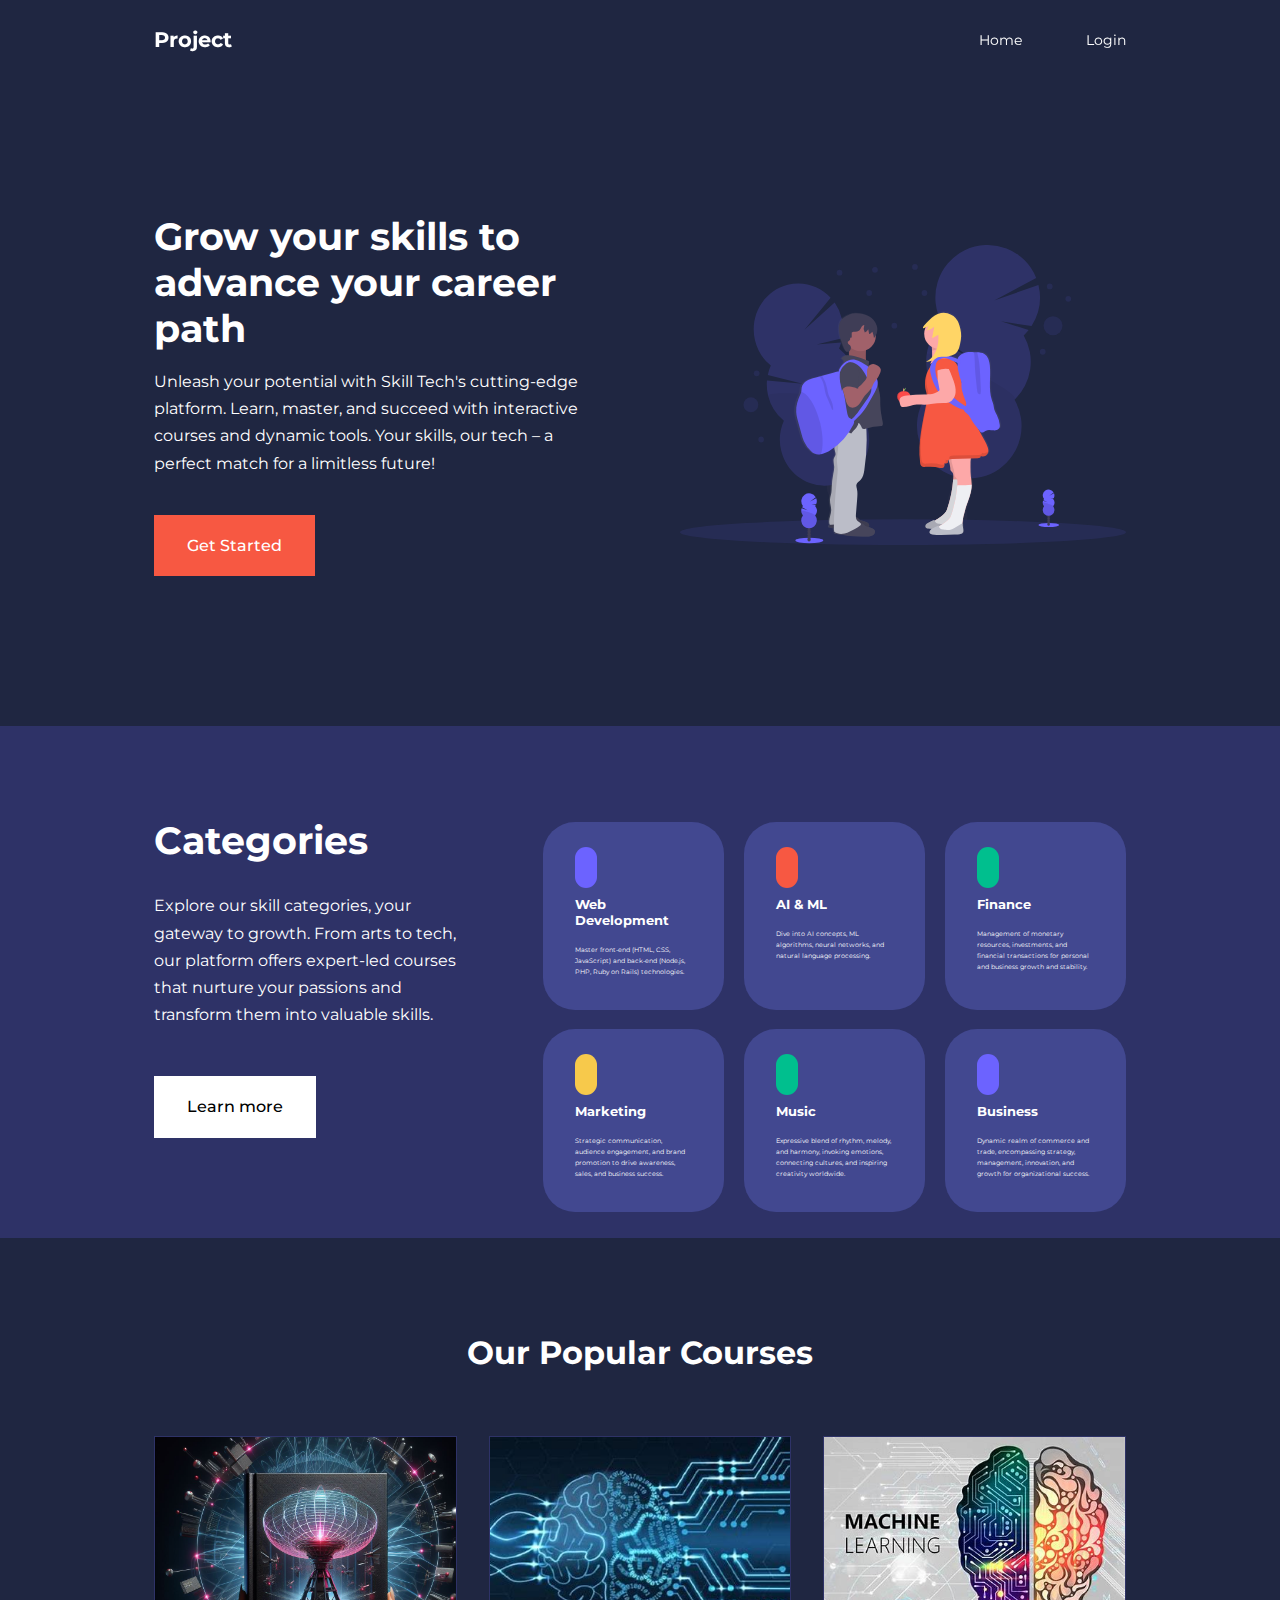
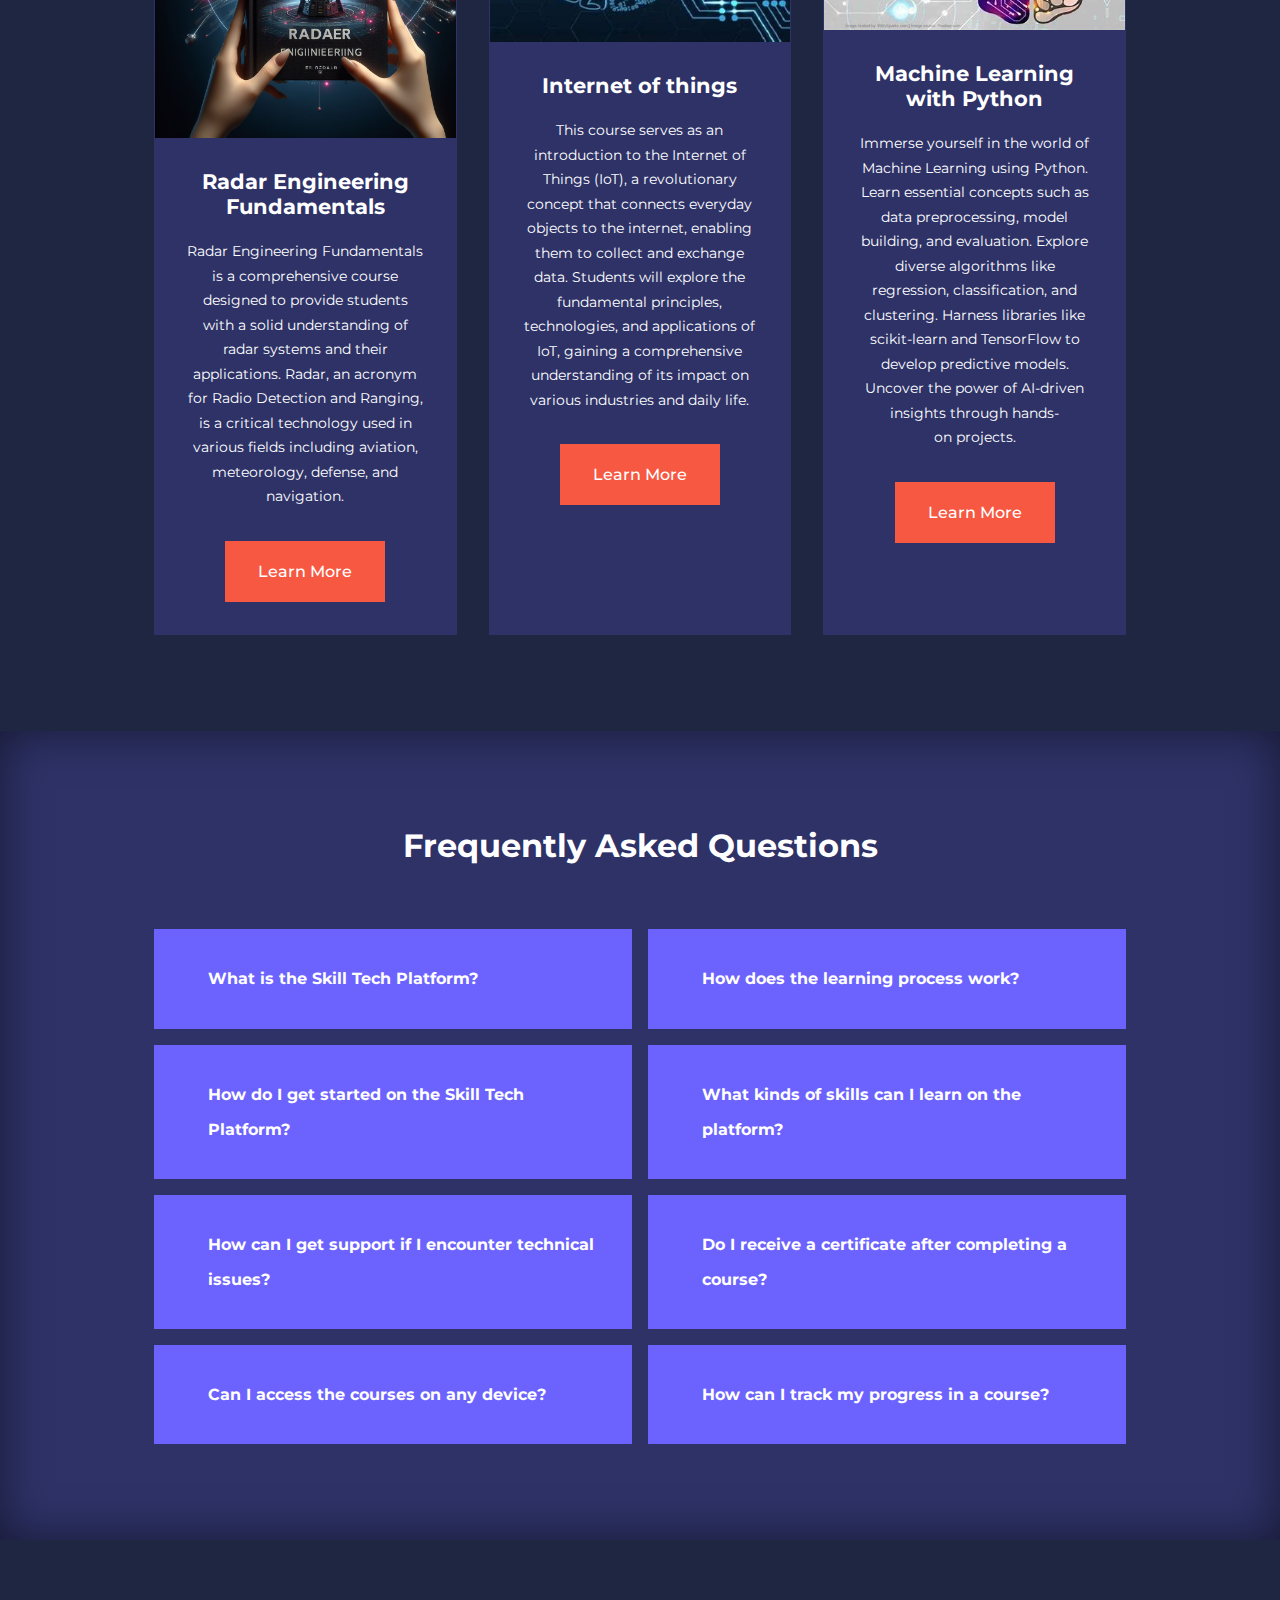
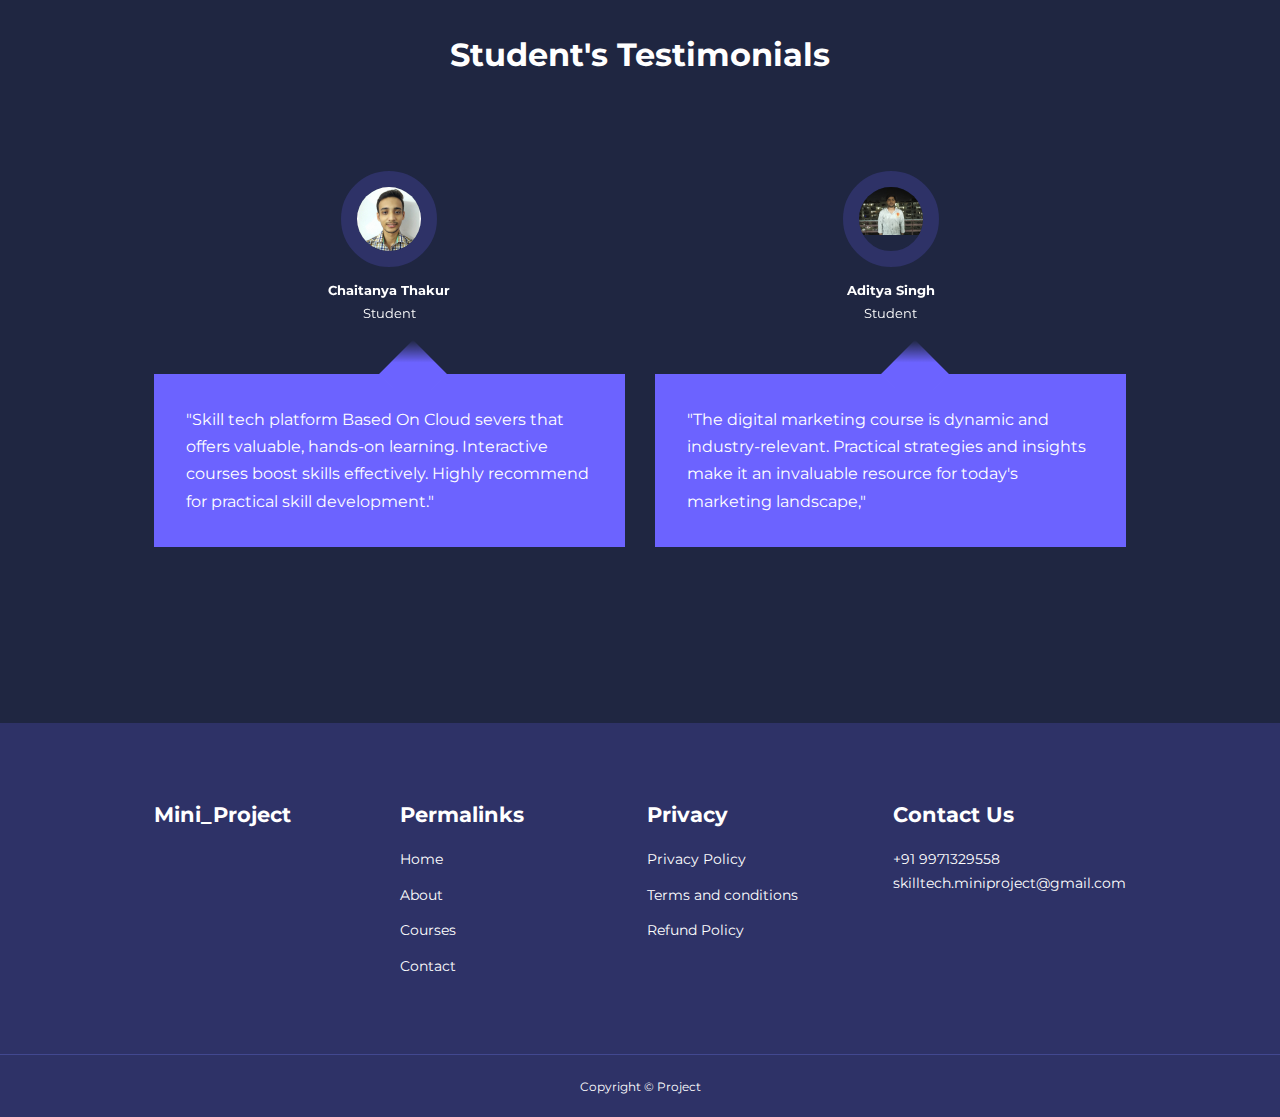
<file: index.html>
<!DOCTYPE html>
<html lang="en">
  <head>
    <meta charset="UTF-8" />
    <meta name="viewport" content="width=device-width, initial-scale=1.0" />
    <title>wbproject</title>

    <link
      rel="stylesheet"
      href="https://unicons.iconscout.com/release/v2.1.6/css/unicons.css"
    />

    <!-- Googlr fonts (Montserrat)-->
    <link rel="preconnect" href="https://fonts.googleapis.com" />
    <link rel="preconnect" href="https://fonts.gstatic.com" crossorigin />
    <link
      href="https://fonts.googleapis.com/css2?family=Montserrat:wght@300;400;500;600;700;800;900&display=swap"
      rel="stylesheet"
    />

    <!-- Swiper js -->
    <link
      rel="stylesheet"
      href="https://cdn.jsdelivr.net/npm/swiper@10/swiper-bundle.min.css"
    />

    <link rel="stylesheet" href="./CSS/style.css" />
  </head>

  <body>
    <nav>
      <div class="container nav__container">
        <a href="index.html">
          <h4>Project</h4>
        </a>
        <ul class="nav__menu">
          <li><a href="index.html">Home</a></li>
          <!-- <li><a href="about.html">About</a></li> -->
          <!-- <li><a href="courses.html">Courses</a></li> -->
          <!-- <li><a href="contact.html">Contact</a></li> -->
          <li><a href="login.html">Login</a></li>
        </ul>
        <button id="open-menu-btn"><i class="uil uil-bars"></i></button>
        <button id="close-menu-btn"><i class="uil uil-multiply"></i></button>
      </div>
    </nav>
    <!-- =================== end of navbar========================= -->

    <header>
      <div class="container header__container">
        <div class="header__left">
          <h1>Grow your skills to advance your career path</h1>
          <p>
            Unleash your potential with Skill Tech's cutting-edge platform.
            Learn, master, and succeed with interactive courses and dynamic
            tools. Your skills, our tech – a perfect match for a
            limitless future!
          </p>
          <a href="login.html" class="btn btn-primary">Get Started</a>
        </div>

        <div class="header__right">
          <div class="header__right-image">
            <img src="./image/header.svg" />
          </div>
        </div>
      </div>
    </header>
    <!-- =================== end of header========================= -->

    <section class="categories">
      <div class="container categories__container">
        <div class="categories__left">
          <h1>Categories</h1>
          <p>
            Explore our skill categories, your gateway to growth. From arts to
            tech, our platform offers expert-led courses that nurture your
            passions and transform them into valuable skills.
          </p>
          <a href="login.html" class="btn">Learn more</a>
        </div>

        <div class="categories__right">
          <article class="category">
            <span class="category__icon"><i class="uil uil-browser"></i></span>
            <h5>Web Development</h5>
            <p>
              Master front-end (HTML, CSS, JavaScript) and back-end (Node.js,
              PHP, Ruby on Rails) technologies.
            </p>
          </article>

          <article class="category">
            <span class="category__icon"><i class="uil uil-robot"></i></span>
            <h5>AI & ML</h5>
            <p>
              Dive into AI concepts, ML algorithms, neural networks, and natural
              language processing.
            </p>
          </article>

          <article class="category">
            <span class="category__icon"
              ><i class="uil uil-usd-circle"></i
            ></span>
            <h5>Finance</h5>
            <p>
              Management of monetary resources, investments, and financial
              transactions for personal and business growth and stability.
            </p>
          </article>

          <article class="category">
            <span class="category__icon"
              ><i class="uil uil-megaphone"></i
            ></span>
            <h5>Marketing</h5>
            <p>
              Strategic communication, audience engagement, and brand promotion
              to drive awareness, sales, and business success.
            </p>
          </article>

          <article class="category">
            <span class="category__icon"><i class="uil uil-music"></i></span>
            <h5>Music</h5>
            <p>
              Expressive blend of rhythm, melody, and harmony, invoking
              emotions, connecting cultures, and inspiring creativity worldwide.
            </p>
          </article>

          <article class="category">
            <span class="category__icon"
              ><i class="uil uil-puzzle-piece"></i
            ></span>
            <h5>Business</h5>
            <p>
              Dynamic realm of commerce and trade, encompassing strategy,
              management, innovation, and growth for organizational success.
            </p>
          </article>
        </div>
      </div>
    </section>

    <!-- =================== end of categories ========================= -->

    <section class="classes">
      <h2>Our Popular Courses</h2>
      <div class="container courses__container">
        <article class="course">
          <div class="course__image">
            <img src="./image/_f3c94ae8-bb93-4dca-90d4-580622fea9c4.jpeg" />
          </div>
          <div class="course__info">
            <h4>Radar Engineering Fundamentals</h4>
            <p>
              Radar Engineering Fundamentals is a comprehensive course designed to provide students with a solid understanding of radar systems and their applications. Radar, an acronym for Radio Detection and Ranging, is a critical technology used in various fields including aviation, meteorology, defense, and navigation.
            </p>
            <a href="login.html" class="btn btn-primary">Learn More</a>
          </div>
        </article>

        <article class="course">
          <div class="course__image">
            <img src="./image/AI.jfif" />
          </div>
          <div class="course__info">
            <h4>Internet of things</h4>
            <p>
              This course serves as an introduction to the Internet of Things (IoT), a revolutionary concept that connects everyday objects to the internet, enabling them to collect and exchange data. Students will explore the fundamental principles, technologies, and applications of IoT, gaining a comprehensive understanding of its impact on various industries and daily life.
            </p>
            <a href="login.html" class="btn btn-primary">Learn More</a>
          </div>
        </article>

        <article class="course">
          <div class="course__image">
            <img src="./image/ml.jfif" />
          </div>
          <div class="course__info">
            <h4>Machine Learning with Python</h4>
            <p>
              Immerse yourself in the world of Machine Learning using Python.
              Learn essential concepts such as data preprocessing, model
              building, and evaluation. Explore diverse algorithms like
              regression, classification, and clustering. Harness libraries like
              scikit-learn and TensorFlow to develop predictive models. Uncover
              the power of AI-driven insights through hands-on projects.
            </p>
            <a href="login.html" class="btn btn-primary">Learn More</a>
          </div>
        </article>
      </div>
    </section>

    <!-- =================== end of courses ========================= -->

    <section class="faqs">
      <h2>Frequently Asked Questions</h2>
      <div class="container faqs__container">
        <artical class="faq">
          <div class="faq__icon"><i class="uil uil-plus"></i></div>
          <div class="qus__ans">
            <h4>What is the Skill Tech Platform?</h4>
            <p>
              The Skill Tech Platform is an innovative online learning platform
              that offers a diverse range of skill-focused courses to help you
              acquire, enhance, and master various skills.
            </p>
          </div>
        </artical>

        <artical class="faq">
          <div class="faq__icon"><i class="uil uil-plus"></i></div>
          <div class="qus__ans">
            <h4>How does the learning process work?</h4>
            <p>
              Once you enroll in a course, you'll gain access to a range of
              learning materials, including videos, quizzes, assignments, and
              interactive exercises. You can learn at your own pace, track your
              progress, and engage with instructors and fellow learners.
            </p>
          </div>
        </artical>

        <artical class="faq">
          <div class="faq__icon"><i class="uil uil-plus"></i></div>
          <div class="qus__ans">
            <h4>How do I get started on the Skill Tech Platform?</h4>
            <p>
              Getting started is simple. Visit our website, create an account,
              browse our skill categories, choose a course that interests you,
              and enroll to begin your learning journey.
            </p>
          </div>
        </artical>

        <artical class="faq">
          <div class="faq__icon"><i class="uil uil-plus"></i></div>
          <div class="qus__ans">
            <h4>What kinds of skills can I learn on the platform?</h4>
            <p>
              The platform covers a wide spectrum of skills, from creative
              disciplines like graphic design and music to technical areas like
              coding, data analysis, and more.
            </p>
          </div>
        </artical>

        <artical class="faq">
          <div class="faq__icon"><i class="uil uil-plus"></i></div>
          <div class="qus__ans">
            <h4>How can I get support if I encounter technical issues?</h4>
            <p>
              If you face technical issues, you can reach out to our support
              team through the designated contact channels on the platform.
            </p>
          </div>
        </artical>

        <artical class="faq">
          <div class="faq__icon"><i class="uil uil-plus"></i></div>
          <div class="qus__ans">
            <h4>Do I receive a certificate after completing a course?</h4>
            <p>
              Yes, upon successful completion of a course, you'll receive a
              certificate that you can showcase as evidence of your newly
              acquired skills.
            </p>
          </div>
        </artical>

        <artical class="faq">
          <div class="faq__icon"><i class="uil uil-plus"></i></div>
          <div class="qus__ans">
            <h4>Can I access the courses on any device?</h4>
            <p>
              Yes, our platform is designed to be accessible on various devices,
              including computers, tablets, and smartphones. Learn on the go
              without any limitations.
            </p>
          </div>
        </artical>

        <artical class="faq">
          <div class="faq__icon"><i class="uil uil-plus"></i></div>
          <div class="qus__ans">
            <h4>How can I track my progress in a course?</h4>
            <p>
              Each course comes with a dashboard that allows you to monitor your
              progress. You can view completed lessons, track quiz scores, and
              see how far you've come in the course.
            </p>
          </div>
        </artical>
      </div>
    </section>

    <!-- =================== end of FQAs ========================= -->

    <section class="container testimonials__Container mySwiper">
      <h2>Student's Testimonials</h2>
      <div class="swiper-wrapper">
        <artical class="testimonial swiper-slide">
          <div class="avatar">
            <img src="./image/chaitanya.jpg" />
          </div>
          <div class="testimonial__info">
            <h5>Chaitanya Thakur</h5>
            <small>Student</small>
          </div>
          <div class="testimonial__body">
            <p>
              "Skill tech platform Based On Cloud severs that offers valuable, hands-on learning.
              Interactive courses boost skills effectively. Highly recommend for
              practical skill development."
            </p>
          </div>
        </artical>
        <artical class="testimonial swiper-slide">
          <div class="avatar">
            <img src="./image/aditya singh.jpg" />
          </div>
          <div class="testimonial__info">
            <h5>Aditya Singh</h5>
            <small>Student</small>
          </div>
          <div class="testimonial__body">
            <p>
              "The digital marketing course is dynamic and industry-relevant.
              Practical strategies and insights make it an invaluable resource
              for today's marketing landscape,"
            </p>
      </div>
      <div class="swiper-pagination"></div>
    </section>

    <!-- =================== end of Testimonials ========================= -->

    <footer>
      <div class="container footer__container">
        <div class="footer__1">
          <a href="index.html" class="footer__logo"><h4>Mini_Project</h4></a>
        </div>

        <div class="footer__2">
          <h4>Permalinks</h4>
          <ul>
            <li><a href="index.html">Home</a></li>
            <li><a href="login.html">About</a></li>
            <li><a href="login.html">Courses</a></li>
            <li><a href="login.html">Contact</a></li>
          </ul>
        </div>

        <div class="footer__3">
          <h4>Privacy</h4>
          <ul class="privacy">
            <li><a href="#">Privacy Policy</a></li>
            <li><a href="#">Terms and conditions</a></li>
            <li><a href="#">Refund Policy</a></li>
          </ul>
        </div>

        <div class="footer__4">
          <h4>Contact Us</h4>
          <div>
            <p>+91 9971329558</p>
            <p>skilltech.miniproject@gmail.com</p>
          </div>

          <ul class="footer__socials">
            <li>
              <a href="https://www.facebook.com/"
                ><i class="uil uil-facebook-f"></i
              ></a>
            </li>
            <li>
              <a href="https://www.instagram.com/"
                ><i class="uil uil-instagram-alt"></i
              ></a>
            </li>
            <li>
              <a href="https://twitter.com"><i class="uil uil-twitter"></i></a>
            </li>
            <li>
              <a href="https://in.linkedin.com"
                ><i class="uil uil-linkedin-alt"></i
              ></a>
            </li>
          </ul>
        </div>
      </div>
      <div class="footer__copyright">
        <small>Copyright &copy; Project</small>
      </div>
    </footer>

    <script src="https://cdn.jsdelivr.net/npm/swiper@10/swiper-bundle.min.js"></script>
    <script src="./main.js"></script>

    <script>
      var swiper = new Swiper(".mySwiper", {
        slidesPerView: 1,
        spaceBetween: 30,
        pagination: {
          el: ".swiper-pagination",
          clickable: true,
        },
        // when window width is >= 600px
        breakpoints: {
          700: {
            slidesPerView: 2,
          },
        },
      });
    </script>
  </body>
</html>
</file>
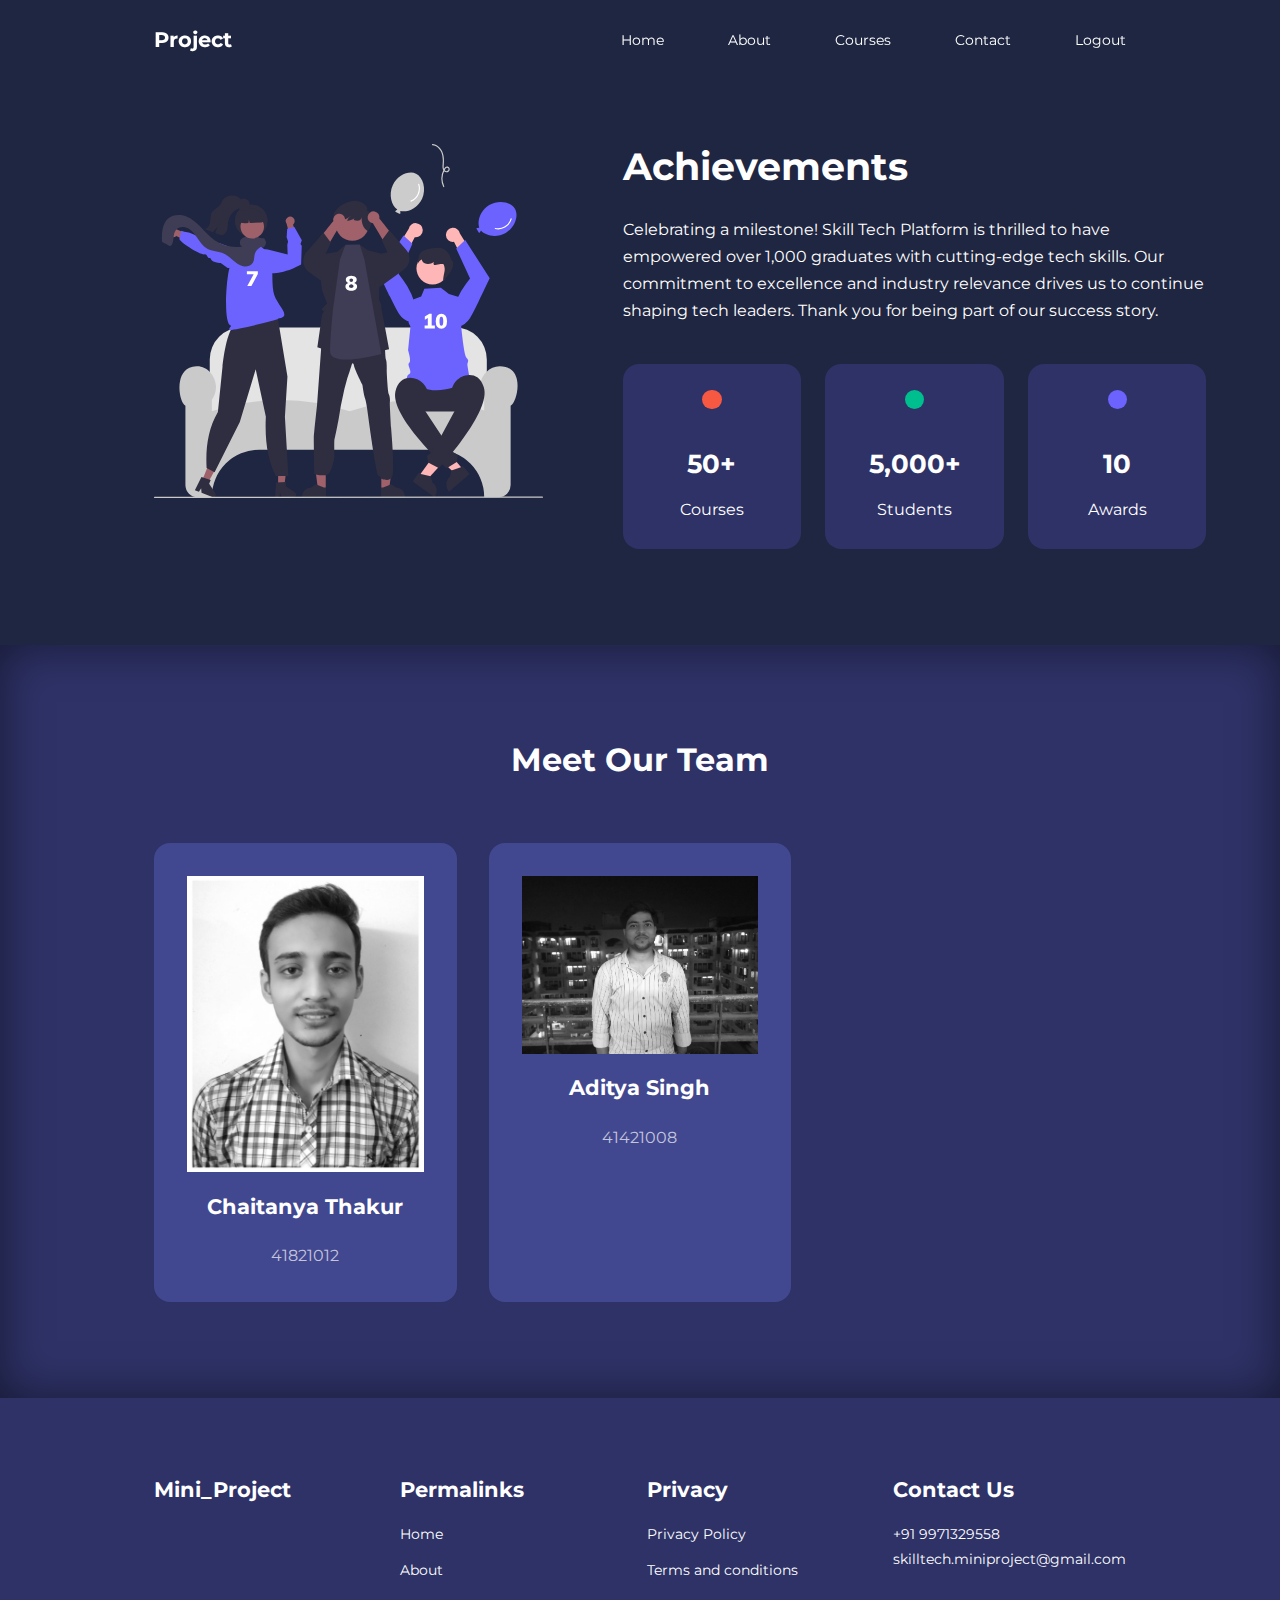
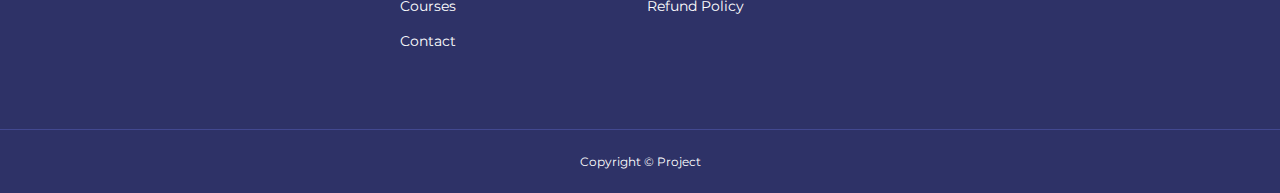
<file: about.html>
<!DOCTYPE html>
<html lang="en">
  <head>
    <meta charset="UTF-8" />
    <meta name="viewport" content="width=device-width, initial-scale=1.0" />
    <title>wbproject</title>

    <link
      rel="stylesheet"
      href="https://unicons.iconscout.com/release/v2.1.6/css/unicons.css"
    />

    <!-- Googlr fonts (Montserrat)-->
    <link rel="preconnect" href="https://fonts.googleapis.com" />
    <link rel="preconnect" href="https://fonts.gstatic.com" crossorigin />
    <link
      href="https://fonts.googleapis.com/css2?family=Montserrat:wght@300;400;500;600;700;800;900&display=swap"
      rel="stylesheet"
    />

    <link rel="stylesheet" href="./CSS/style.css" />
    <link rel="stylesheet" href="./CSS/about.css" />
  </head>

  <body>
    <nav>
      <div class="container nav__container">
        <a href="index1.html">
          <h4>Project</h4>
        </a>
        <ul class="nav__menu">
          <li><a href="index1.html">Home</a></li>
          <li><a href="about.html">About</a></li>
          <li><a href="courses.html">Courses</a></li>
          <li><a href="contact.html">Contact</a></li>
          <li><a href="logout.html">Logout</a></li>
        </ul>
        <button id="open-menu-btn"><i class="uil uil-bars"></i></button>
        <button id="close-menu-btn"><i class="uil uil-multiply"></i></button>
      </div>
    </nav>
    <!-- =================== end of navbar========================= -->

    <section class="about__achievements">
      <div class="container about__achievements-container">
        <div class="about__achievements-left">
          <img src="./image/about achievements.svg" />
        </div>

        <div class="about__achievements-right">
          <h1>Achievements</h1>
          <p>
            Celebrating a milestone! Skill Tech Platform is thrilled to have empowered over 1,000 graduates with cutting-edge tech skills. 
            Our commitment to excellence and industry relevance drives us to continue shaping tech leaders. 
            Thank you for being part of our success story.
          </p>
          <div class="achievements__cards">
            <artical class="achievement__card">
              <span class="achievement__icon">
                <i class="uil uil-video"></i>
              </span>
              <h3>50+</h3>
              <p>Courses</p>
            </artical>

            <artical class="achievement__card">
              <span class="achievement__icon">
                <i class="uil uil-users-alt"></i>
              </span>
              <h3>5,000+</h3>
              <p>Students</p>
            </artical>

            <artical class="achievement__card">
              <span class="achievement__icon">
                <i class="uil uil-award"></i>
              </span>
              <h3>10</h3>
              <p>Awards</p>
            </artical>
          </div>
        </div>
      </div>
    </section>

    <!-- =================== end of achievements========================= -->

    <section class="team">
      <h2>Meet Our Team</h2>
      <div class="container team__container">
        <artical class="team__member">
          <div class="team__member-image">
            <img src="./image/chaitanya.jpg" />
          </div>
          <div class="team__member-info">
            <h4>Chaitanya Thakur</h4>
            <p>41821012</p>
          </div>
          <div class="team__member-socials">
            <a href="https://www.instagram.com/chaitanya.thakur.737?utm_source=ig_web_button_share_sheet&igsh=ZDNlZDc0MzIxNw==" target="_blank"
              ><i class="uil uil-instagram"></i
            ></a>
            <a href="https://twitter.com/" target="_blank"
              ><i class="uil uil-twitter-alt"></i
            ></a>
            <a href="https://www.linkedin.com/" target="_blank"
              ><i class="uil uil-linkedin-alt"></i
            ></a>
          </div>
        </artical>

        
        <artical class="team__member">
          <div class="team__member-image">
            <img src="./image/aditya singh.jpg" />
          </div>
          <div class="team__member-info">
            <h4>Aditya Singh</h4>
            <p>41421008</p>
          </div>
          <div class="team__member-socials">
            <a href="https://www.instagram.com/" target="_blank"
              ><i class="uil uil-instagram"></i
            ></a>
            <a href="https://x.com/" target="_blank"
              ><i class="uil uil-twitter-alt"></i
            ></a>
            <a href="https://www.linkedin.com/" target="_blank"
              ><i class="uil uil-linkedin-alt"></i
            ></a>
          </div>
        </artical>
      </div>
    </section>

    <!-- =================== end of team ========================= -->

    <footer>
      <div class="container footer__container">
        <div class="footer__1">
          <a href="index1.html" class="footer__logo"><h4>Mini_Project</h4></a>
        </div>

        <div class="footer__2">
          <h4>Permalinks</h4>
          <ul>
            <li><a href="index1.html">Home</a></li>
            <li><a href="about.html">About</a></li>
            <li><a href="courses.html">Courses</a></li>
            <li><a href="contact.html">Contact</a></li>
          </ul>
        </div>

        <div class="footer__3">
          <h4>Privacy</h4>
          <ul class="privacy">
            <li><a href="#">Privacy Policy</a></li>
            <li><a href="#">Terms and conditions</a></li>
            <li><a href="#">Refund Policy</a></li>
          </ul>
        </div>

        <div class="footer__4">
          <h4>Contact Us</h4>
          <div>
            <p>+91 9971329558</p>
            <p>skilltech.miniproject@gmail.com</p>
          </div>

          <ul class="footer__socials">
            <li>
              <a href="#"><i class="uil uil-facebook-f"></i></a>
            </li>
            <li>
              <a href="#"><i class="uil uil-instagram-alt"></i></a>
            </li>
            <li>
              <a href="#"><i class="uil uil-twitter"></i></a>
            </li>
            <li>
              <a href="#"><i class="uil uil-linkedin-alt"></i></a>
            </li>
          </ul>
        </div>
      </div>
      <div class="footer__copyright">
        <small>Copyright &copy; Project</small>
      </div>
    </footer>

    <script src="./main.js"></script>
  </body>
</html>
</file>
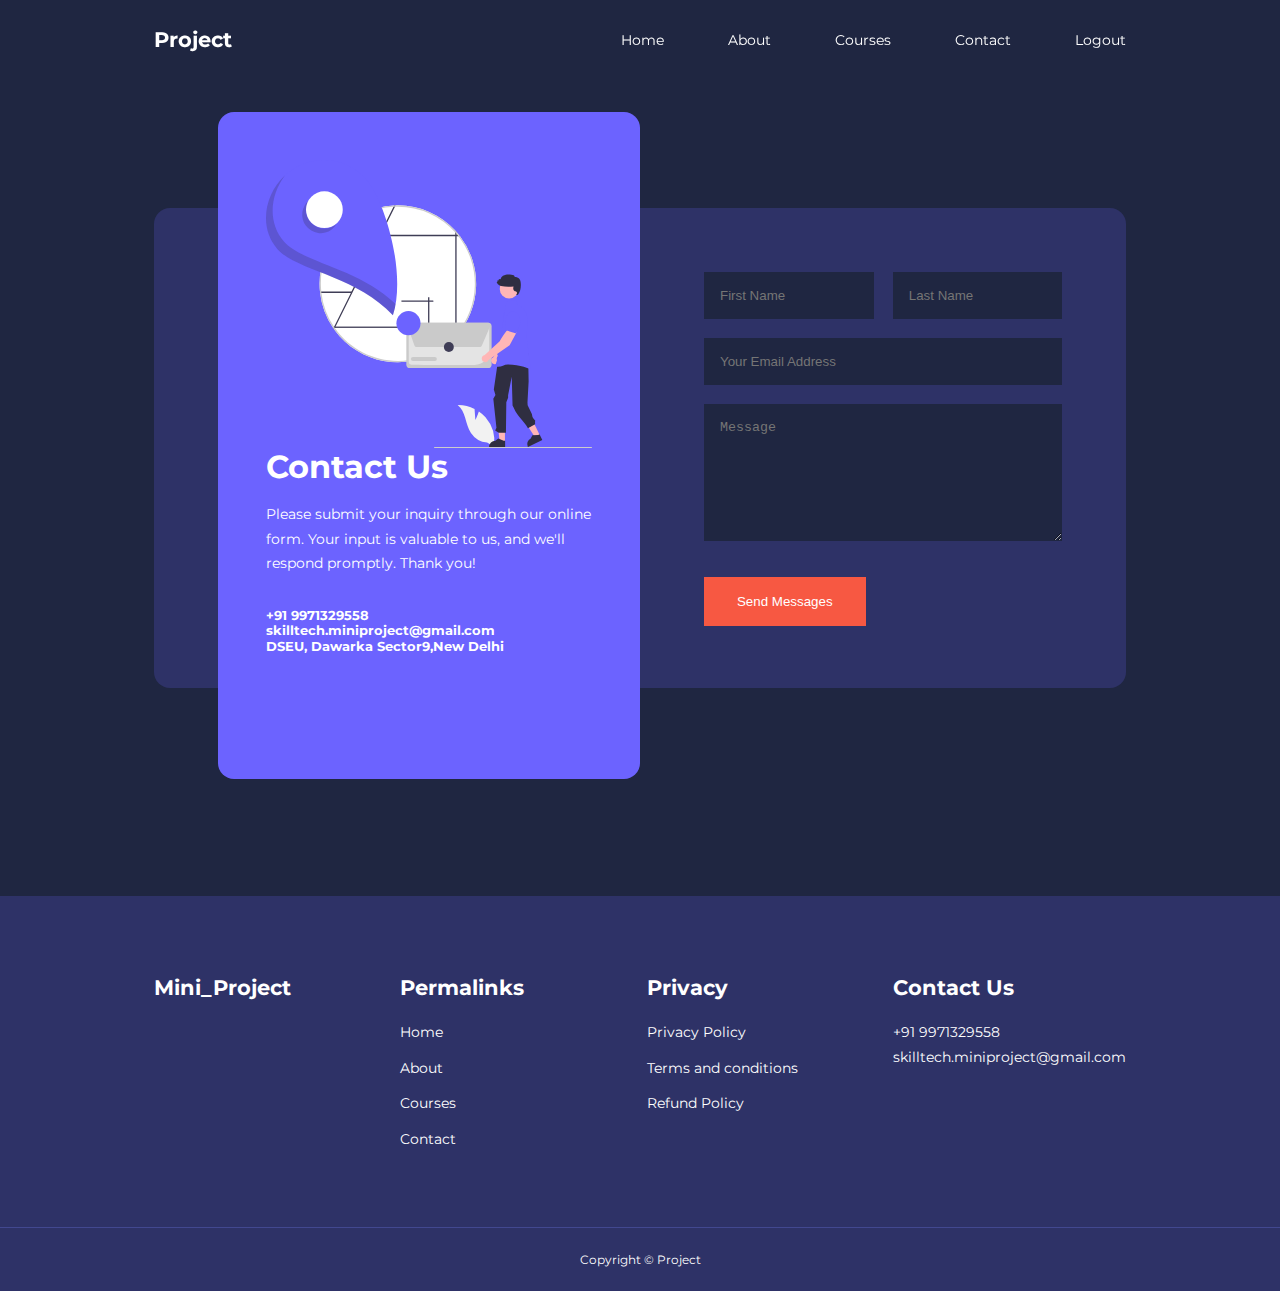
<file: contact.html>
<!DOCTYPE html>
<html lang="en">
  <head>
    <meta charset="UTF-8" />
    <meta name="viewport" content="width=device-width, initial-scale=1.0" />
    <title>wbproject</title>

    <link
      rel="stylesheet"
      href="https://unicons.iconscout.com/release/v2.1.6/css/unicons.css"
    />

    <!-- Googlr fonts (Montserrat)-->
    <link rel="preconnect" href="https://fonts.googleapis.com" />
    <link rel="preconnect" href="https://fonts.gstatic.com" crossorigin />
    <link
      href="https://fonts.googleapis.com/css2?family=Montserrat:wght@300;400;500;600;700;800;900&display=swap"
      rel="stylesheet"
    />

    <link rel="stylesheet" href="./CSS/style.css" />
    <link rel="stylesheet" href="./CSS/contact.css" />
  </head>

  <body>
    <nav>
      <div class="container nav__container">
        <a href="index1.html">
          <h4>Project</h4>
        </a>
        <ul class="nav__menu">
          <li><a href="index1.html">Home</a></li>
          <li><a href="about.html">About</a></li>
          <li><a href="courses.html">Courses</a></li>
          <li><a href="contact.html">Contact</a></li>
          <li><a href="logout.html">Logout</a></li>
        </ul>
        <button id="open-menu-btn"><i class="uil uil-bars"></i></button>
        <button id="close-menu-btn"><i class="uil uil-multiply"></i></button>
      </div>
    </nav>
    <!-- =================== end of navbar========================= -->

    <section class="contact">
      <div class="container contact__container">
        <aside class="contact__aside">
          <div class="aside__image">
            <img src="./image/contact.svg" />
          </div>
          <h2>Contact Us</h2>
          <p>
            Please submit your inquiry through our online form. 
            Your input is valuable to us, and we'll respond promptly. 
            Thank you!
          </p>
          <ul>
            <li>
              <i class="uil uil-phone-times"></i>
              <h5>+91 9971329558</h5>
            </li>
            <li>
              <i class="uil uil-envelope"></i>
              <h5>skilltech.miniproject@gmail.com</h5>
            </li>
            <li>
              <i class="uil uil-location-point"></i>
              <h5>DSEU, Dawarka Sector9,New Delhi</h5>
            </li>
          </ul>
          <ul class="contact__socials">
            <li>
              <a href="https://facebook.com"
                ><i class="uil uil-facebook-f"></i
              ></a>
            </li>
            <li>
              <a href="https://instagram.com"
                ><i class="uil uil-instagram-alt"></i
              ></a>
            </li>
            <li>
              <a href="https://twitter.com"> <i class="uil uil-twitter"></i></a>
            </li>
            <li>
              <a href="https://linkedin.com"
                ><i class="uil uil-linkedin-alt"></i
              ></a>
            </li>
          </ul>
        </aside>

        <form
          action="https://formspree.io/f/xpzgqgrz"
          method="POST"
          class="contact__form"
        >
          <div class="form__name">
            <input
              type="text"
              name="First Name"
              placeholder="First Name"
              required
            />
            <input
              type="text"
              name="Last Name"
              placeholder="Last Name"
              required
            />
          </div>
          <input
            type="email"
            name="Email Address"
            placeholder="Your Email Address"
            required
          />
          <textarea
            name="Message"
            rows="7"
            placeholder="Message"
            required
          ></textarea>
          <button type="submit" class="btn btn-primary">Send Messages</button>
        </form>
      </div>
    </section>

    <footer>
      <div class="container footer__container">
        <div class="footer__1">
          <a href="index1.html" class="footer__logo"><h4>Mini_Project</h4></a>
        </div>

        <div class="footer__2">
          <h4>Permalinks</h4>
          <ul>
            <li><a href="index1.html">Home</a></li>
            <li><a href="about.html">About</a></li>
            <li><a href="courses.html">Courses</a></li>
            <li><a href="contact.html">Contact</a></li>
          </ul>
        </div>

        <div class="footer__3">
          <h4>Privacy</h4>
          <ul class="privacy">
            <li><a href="#">Privacy Policy</a></li>
            <li><a href="#">Terms and conditions</a></li>
            <li><a href="#">Refund Policy</a></li>
          </ul>
        </div>

        <div class="footer__4">
          <h4>Contact Us</h4>
          <div>
            <p>+91 9971329558</p>
            <p>skilltech.miniproject@gmail.com</p>
          </div>

          <ul class="footer__socials">
            <li>
              <a href="#"><i class="uil uil-facebook-f"></i></a>
            </li>
            <li>
              <a href="#"><i class="uil uil-instagram-alt"></i></a>
            </li>
            <li>
              <a href="#"><i class="uil uil-twitter"></i></a>
            </li>
            <li>
              <a href="#"><i class="uil uil-linkedin-alt"></i></a>
            </li>
          </ul>
        </div>
      </div>
      <div class="footer__copyright">
        <small>Copyright &copy; Project</small>
      </div>
    </footer>

    <script src="./main.js"></script>
  </body>
</html>
</file>
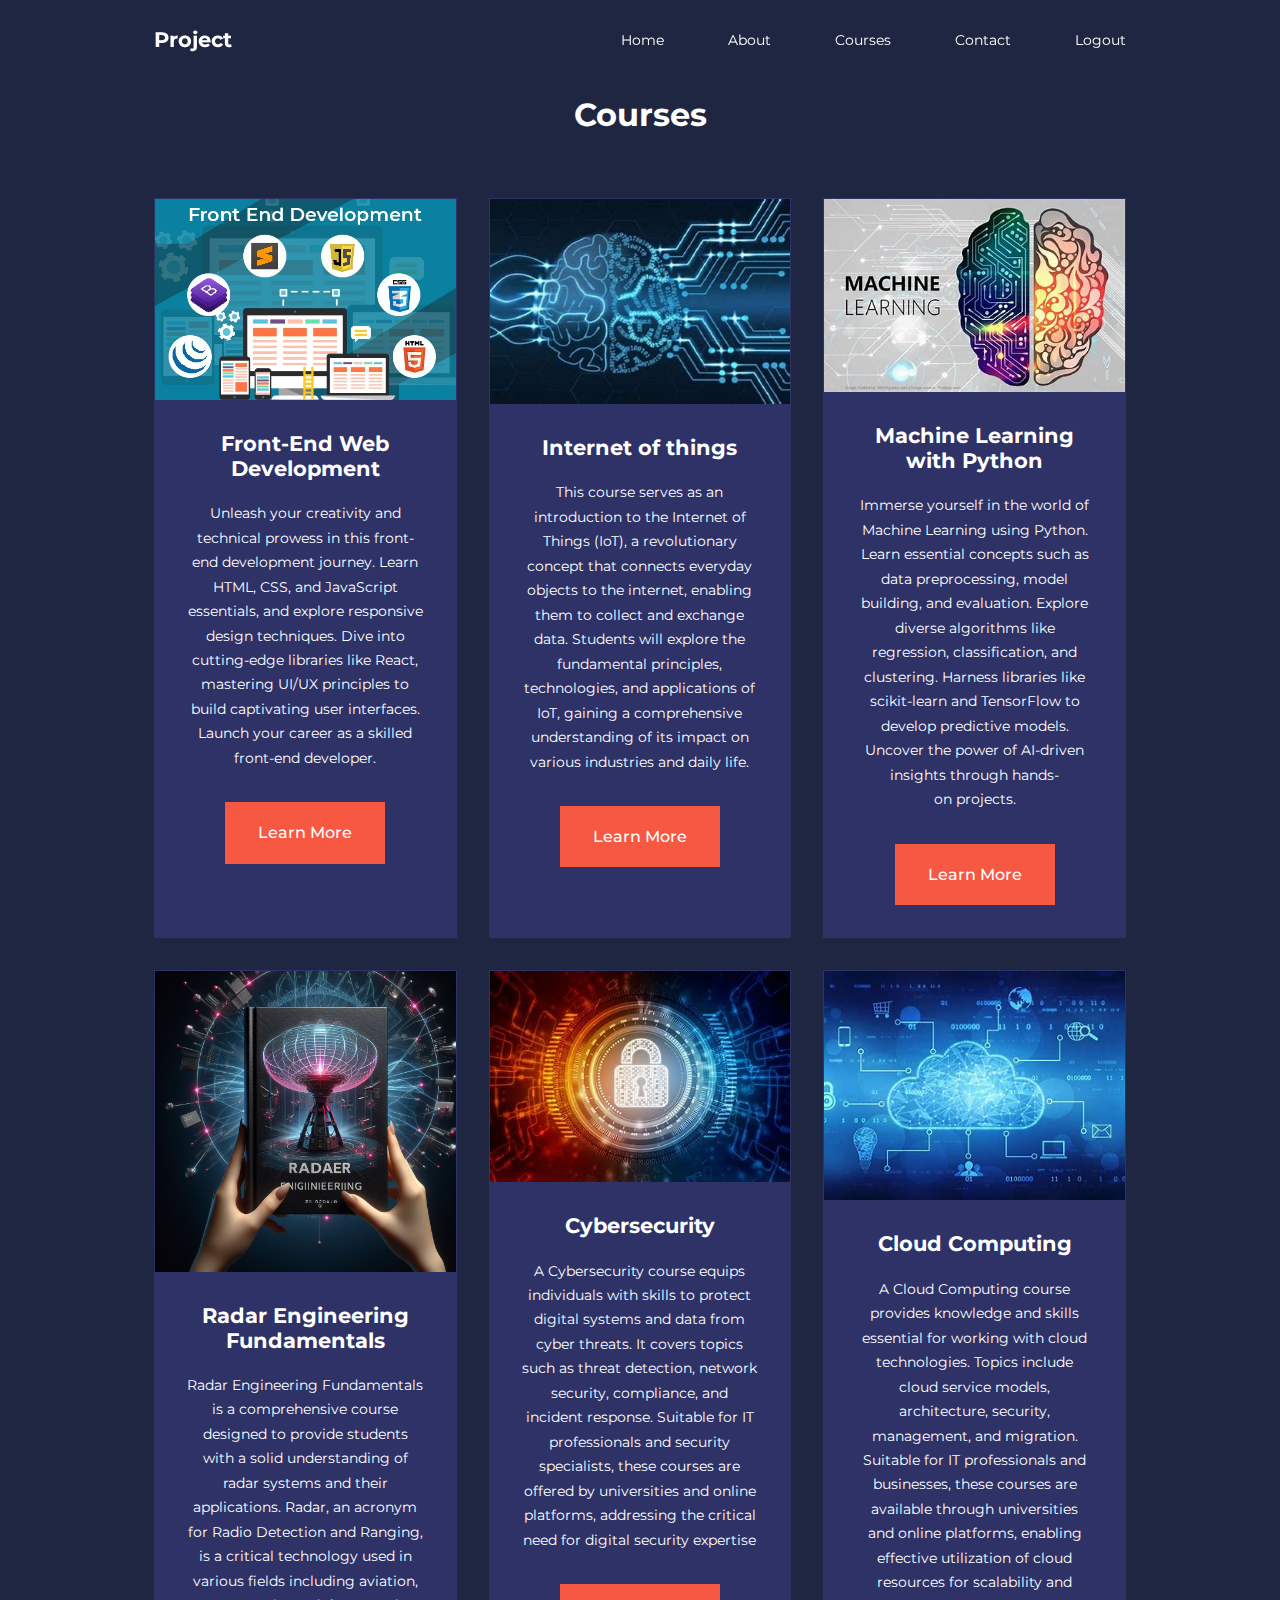
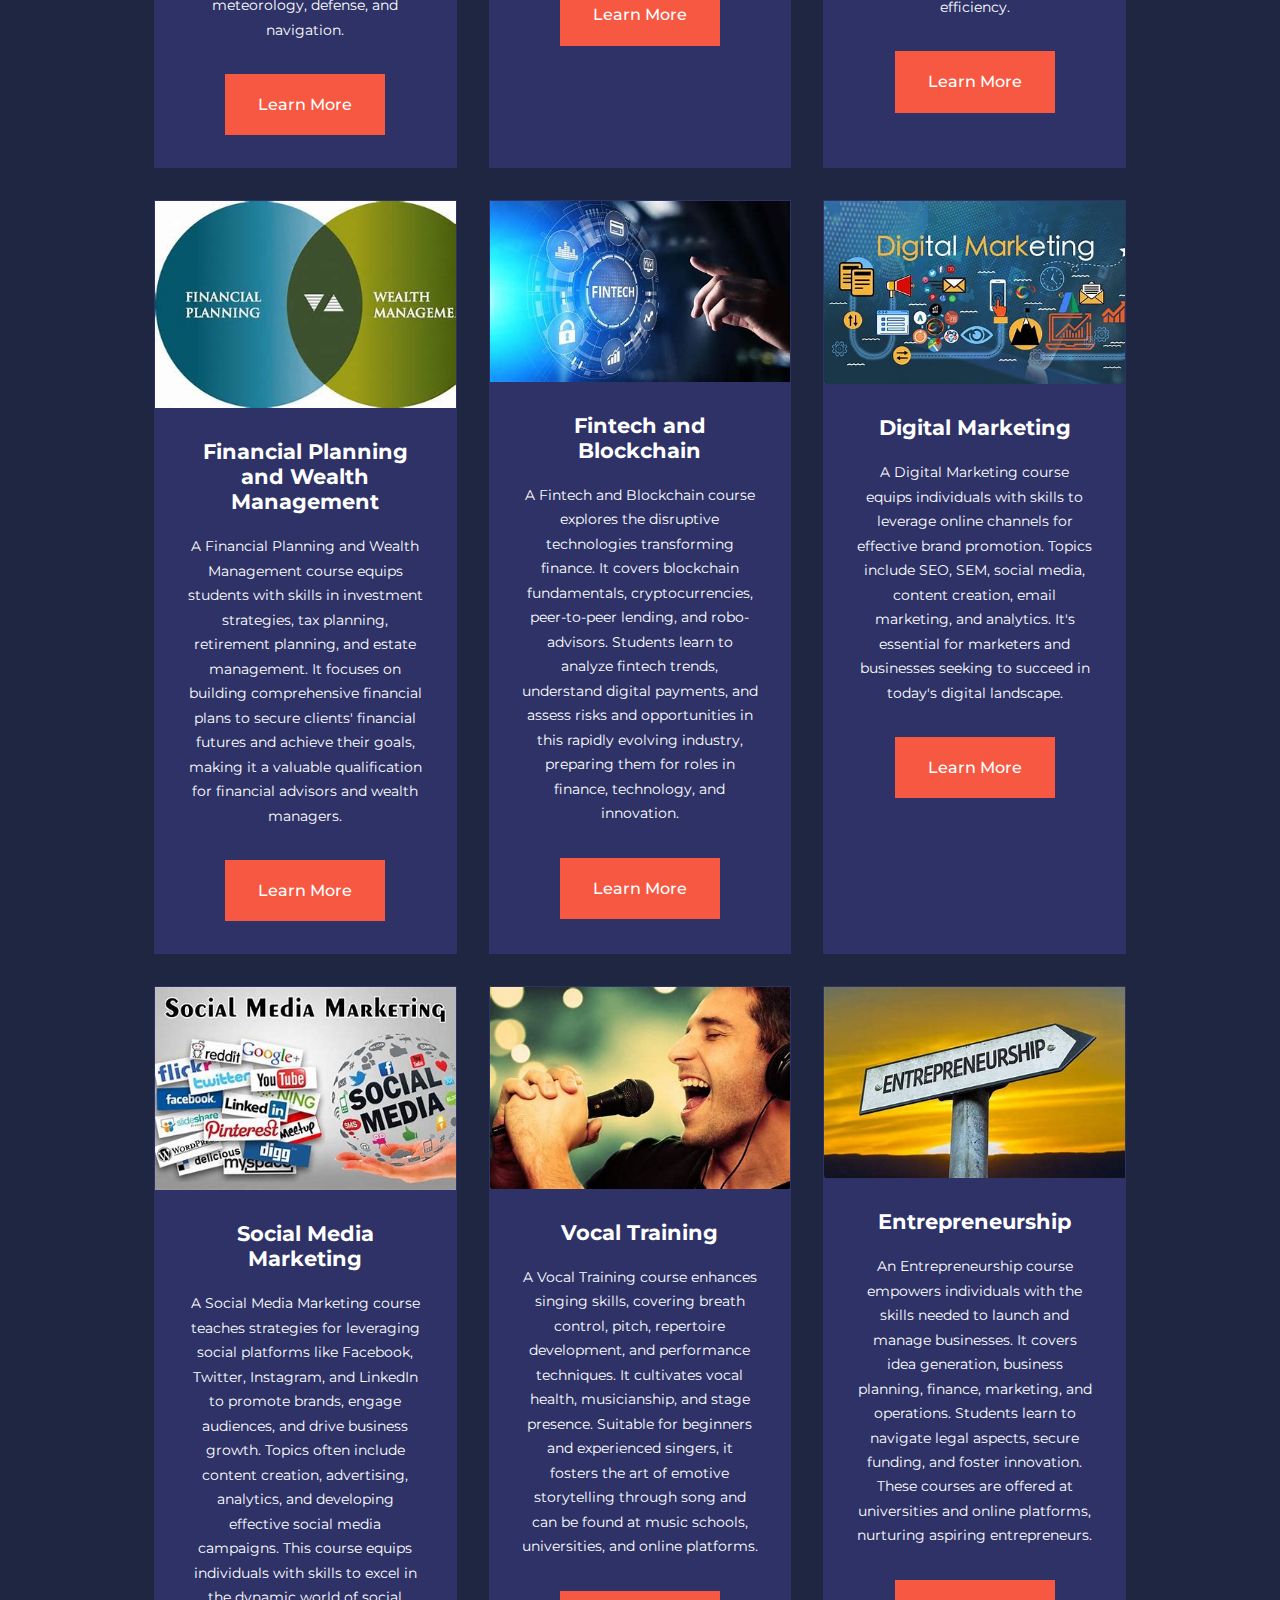
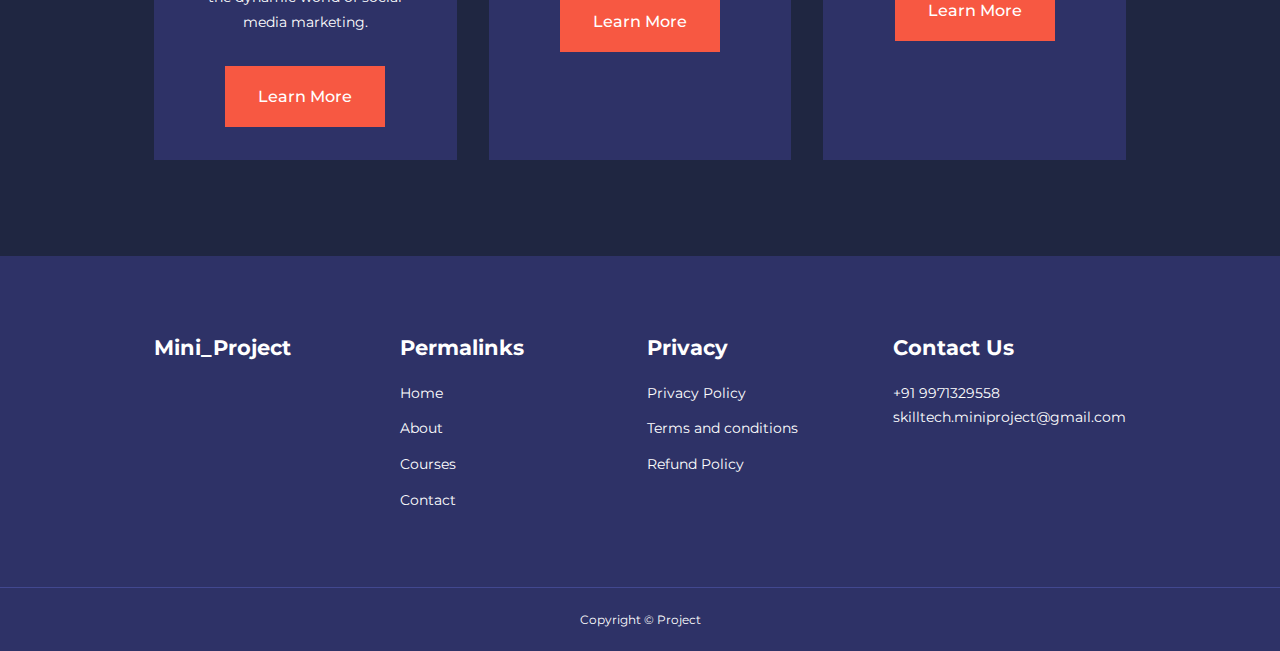
<file: courses.html>
<!DOCTYPE html>
<html lang="en">
  <head>
    <meta charset="UTF-8" />
    <meta name="viewport" content="width=device-width, initial-scale=1.0" />
    <title>wbproject</title>

    <link
      rel="stylesheet"
      href="https://unicons.iconscout.com/release/v2.1.6/css/unicons.css"
    />

    <!-- Google fonts (Montserrat)-->
    <link rel="preconnect" href="https://fonts.googleapis.com" />
    <link rel="preconnect" href="https://fonts.gstatic.com" crossorigin />
    <link
      href="https://fonts.googleapis.com/css2?family=Montserrat:wght@300;400;500;600;700;800;900&display=swap"
      rel="stylesheet"
    />

    <link rel="stylesheet" href="./CSS/style.css" />
    <style>
      .courses {
        margin-top: 1rem;
      }
    </style>
  </head>

  <body>
    <nav>
      <div class="container nav__container">
        <a href="index1.html">
          <h4>Project</h4>
        </a>
        <ul class="nav__menu">
          <li><a href="index1.html">Home</a></li>
          <li><a href="about.html">About</a></li>
          <li><a href="courses.html">Courses</a></li>
          <li><a href="contact.html">Contact</a></li>
          <li><a href="logout.html">Logout</a></li>
        </ul>
        <button id="open-menu-btn"><i class="uil uil-bars"></i></button>
        <button id="close-menu-btn"><i class="uil uil-multiply"></i></button>
      </div>
    </nav>
    <!-- =================== end of navbar========================= -->

    <section class="classes">
      <h2>Courses</h2>
      <div class="container courses__container">
        <article class="course">
          <div class="course__image">
            <img src="./image/fend.jpg" />
          </div>
          <div class="course__info">
            <h4>Front-End Web Development</h4>
            <p>
              Unleash your creativity and technical prowess in this front-end
              development journey. Learn HTML, CSS, and JavaScript essentials,
              and explore responsive design techniques. Dive into cutting-edge
              libraries like React, mastering UI/UX principles to build
              captivating user interfaces. Launch your career as a skilled
              front-end developer.
            </p>
            <a href="courses.html" class="btn btn-primary">Learn More</a>
          </div>
        </article>

        <article class="course">
          <div class="course__image">
            <img src="./image/AI.jfif" />
          </div>
          <div class="course__info">
            <h4>Internet of things</h4>
            <p>
              This course serves as an introduction to the Internet of Things (IoT), a revolutionary concept that connects everyday objects to the internet, enabling them to collect and exchange data. Students will explore the fundamental principles, technologies, and applications of IoT, gaining a comprehensive understanding of its impact on various industries and daily life.
            </p>
            <a href="https://www.youtube.com/watch?v=APH6Nrar27w&list=PLYwpaL_SFmcB8fDd64B8SkJiPpEIzpCzC" class="btn btn-primary">Learn More</a>
          </div>
        </article>

        <article class="course">
          <div class="course__image">
            <img src="./image/ml.jfif" />
          </div>
          <div class="course__info">
            <h4>Machine Learning with Python</h4>
            <p>
              Immerse yourself in the world of Machine Learning using Python.
              Learn essential concepts such as data preprocessing, model
              building, and evaluation. Explore diverse algorithms like
              regression, classification, and clustering. Harness libraries like
              scikit-learn and TensorFlow to develop predictive models. Uncover
              the power of AI-driven insights through hands-on projects.
            </p>
            <a href="courses.html" class="btn btn-primary">Learn More</a>
          </div>
        </article>

        <article class="course">
          <div class="course__image">
            <img src="./image/_f3c94ae8-bb93-4dca-90d4-580622fea9c4.jpeg" />
          </div>
          <div class="course__info">
            <h4>Radar Engineering Fundamentals</h4>
            <p>
              Radar Engineering Fundamentals is a comprehensive course designed to provide students with a solid understanding of radar systems and their applications. Radar, an acronym for Radio Detection and Ranging, is a critical technology used in various fields including aviation, meteorology, defense, and navigation.
            </p>
            <a href="https://www.youtube.com/watch?v=R6pGtFSdn70&list=PL5rTk13CdTNIv4CDretPIGs_6MI3VrbRc" class="btn btn-primary">Learn More</a>
          </div>
        </article>
        <article class="course">
          <div class="course__image">
            <img src="./image/cs.jfif" />
          </div>
          <div class="course__info">
            <h4>Cybersecurity</h4>
            <p>
              A Cybersecurity course equips individuals with skills to protect digital systems and data from cyber threats. 
              It covers topics such as threat detection, network security, compliance, and incident response. 
              Suitable for IT professionals and security specialists, these courses are offered by universities and online platforms, addressing the critical need for digital security expertise
            </p>
            <a href="courses.html" class="btn btn-primary">Learn More</a>
          </div>
        </article>

        <article class="course">
          <div class="course__image">
            <img src="./image/clo.jfif" />
          </div>
          <div class="course__info">
            <h4>Cloud Computing</h4>
            <p>
            A Cloud Computing course provides knowledge and skills essential for working with cloud technologies.
            Topics include cloud service models, architecture, security, management, and migration. 
            Suitable for IT professionals and businesses, these courses are available through universities and online platforms, enabling effective utilization of cloud resources for scalability and efficiency.
            </p>
            <a href="courses.html" class="btn btn-primary">Learn More</a>
          </div>
        </article>

        <article class="course">
          <div class="course__image">
            <img src="./image/flwl.jfif" />
          </div>
          <div class="course__info">
            <h4>Financial Planning and Wealth Management</h4>
            <p>
              A Financial Planning and Wealth Management course equips students with skills in investment strategies, tax planning, retirement planning, and estate management. 
              It focuses on building comprehensive financial plans to secure clients' financial futures and achieve their goals, making it a valuable qualification for financial advisors and wealth managers.
            </p>
            <a href="courses.html" class="btn btn-primary">Learn More</a>
          </div>
        </article>

        <article class="course">
          <div class="course__image">
            <img src="./image/fintech.jfif" />
          </div>
          <div class="course__info">
            <h4>Fintech and Blockchain</h4>
            <p>
              A Fintech and Blockchain course explores the disruptive technologies transforming finance. 
              It covers blockchain fundamentals, cryptocurrencies, peer-to-peer lending, and robo-advisors. 
              Students learn to analyze fintech trends, understand digital payments, and assess risks and opportunities in this rapidly evolving industry, preparing them for roles in finance, technology, and innovation.
            </p>
            <a href="courses.html" class="btn btn-primary">Learn More</a>
          </div>
        </article>

        <article class="course">
          <div class="course__image">
            <img src="./image/digital.jfif" />
          </div>
          <div class="course__info">
            <h4>Digital Marketing</h4>
            <p>
              A Digital Marketing course equips individuals with skills to leverage online channels for effective brand promotion. 
              Topics include SEO, SEM, social media, content creation, email marketing, and analytics.
              It's essential for marketers and businesses seeking to succeed in today's digital landscape.
            </p>
            <a href="courses.html" class="btn btn-primary">Learn More</a>
          </div>
        </article>

        <article class="course">
          <div class="course__image">
            <img src="./image/sm.jfif" />
          </div>
          <div class="course__info">
            <h4>Social Media Marketing</h4>
            <p>
              
      A Social Media Marketing course teaches strategies for leveraging social platforms like Facebook, Twitter, Instagram, and LinkedIn to promote brands, engage audiences, and drive business growth. 
      Topics often include content creation, advertising, analytics, and developing effective social media campaigns. 
      This course equips individuals with skills to excel in the dynamic world of social media marketing.
            </p>
            <a href="courses.html" class="btn btn-primary">Learn More</a>
          </div>
        </article>

        <article class="course">
          <div class="course__image">
            <img src="./image/vt.jfif" />
          </div>
          <div class="course__info">
            <h4>Vocal Training</h4>
            <p>
              A Vocal Training course enhances singing skills, covering breath control, pitch, repertoire development, and performance techniques.
              It cultivates vocal health, musicianship, and stage presence. 
              Suitable for beginners and experienced singers, it fosters the art of emotive storytelling through song and can be found at music schools, universities, and online platforms.
            </p>
            <a href="courses.html" class="btn btn-primary">Learn More</a>
          </div>
        </article>

        <article class="course">
          <div class="course__image">
            <img src="./image/ent.jfif" />
          </div>
          <div class="course__info">
            <h4>Entrepreneurship</h4>
            <p>
              An Entrepreneurship course empowers individuals with the skills needed to launch and manage businesses. 
              It covers idea generation, business planning, finance, marketing, and operations. 
              Students learn to navigate legal aspects, secure funding, and foster innovation. 
              These courses are offered at universities and online platforms, nurturing aspiring entrepreneurs.
            </p>
            <a href="courses.html" class="btn btn-primary">Learn More</a>
          </div>
        </article>
      </div>
    </section>

    <!-- =================== end of courses ========================= -->

    <footer>
      <div class="container footer__container">
        <div class="footer__1">
          <a href="index1.html" class="footer__logo"><h4>Mini_Project</h4></a>
        </div>

        <div class="footer__2">
          <h4>Permalinks</h4>
          <ul>
            <li><a href="index1.html">Home</a></li>
            <li><a href="about.html">About</a></li>
            <li><a href="courses.html">Courses</a></li>
            <li><a href="contact.html">Contact</a></li>
          </ul>
        </div>

        <div class="footer__3">
          <h4>Privacy</h4>
          <ul class="privacy">
            <li><a href="#">Privacy Policy</a></li>
            <li><a href="#">Terms and conditions</a></li>
            <li><a href="#">Refund Policy</a></li>
          </ul>
        </div>

        <div class="footer__4">
          <h4>Contact Us</h4>
          <div>
            <p>+91 9971329558</p>
            <p>skilltech.miniproject@gmail.com</p>
          </div>

          <ul class="footer__socials">
            <li>
              <a href="#"><i class="uil uil-facebook-f"></i></a>
            </li>
            <li>
              <a href="#"><i class="uil uil-instagram-alt"></i></a>
            </li>
            <li>
              <a href="#"><i class="uil uil-twitter"></i></a>
            </li>
            <li>
              <a href="#"><i class="uil uil-linkedin-alt"></i></a>
            </li>
          </ul>
        </div>
      </div>
      <div class="footer__copyright">
        <small>Copyright &copy; Project</small>
      </div>
    </footer>

    <script src="./main.js"></script>
  </body>
</html>
</file>
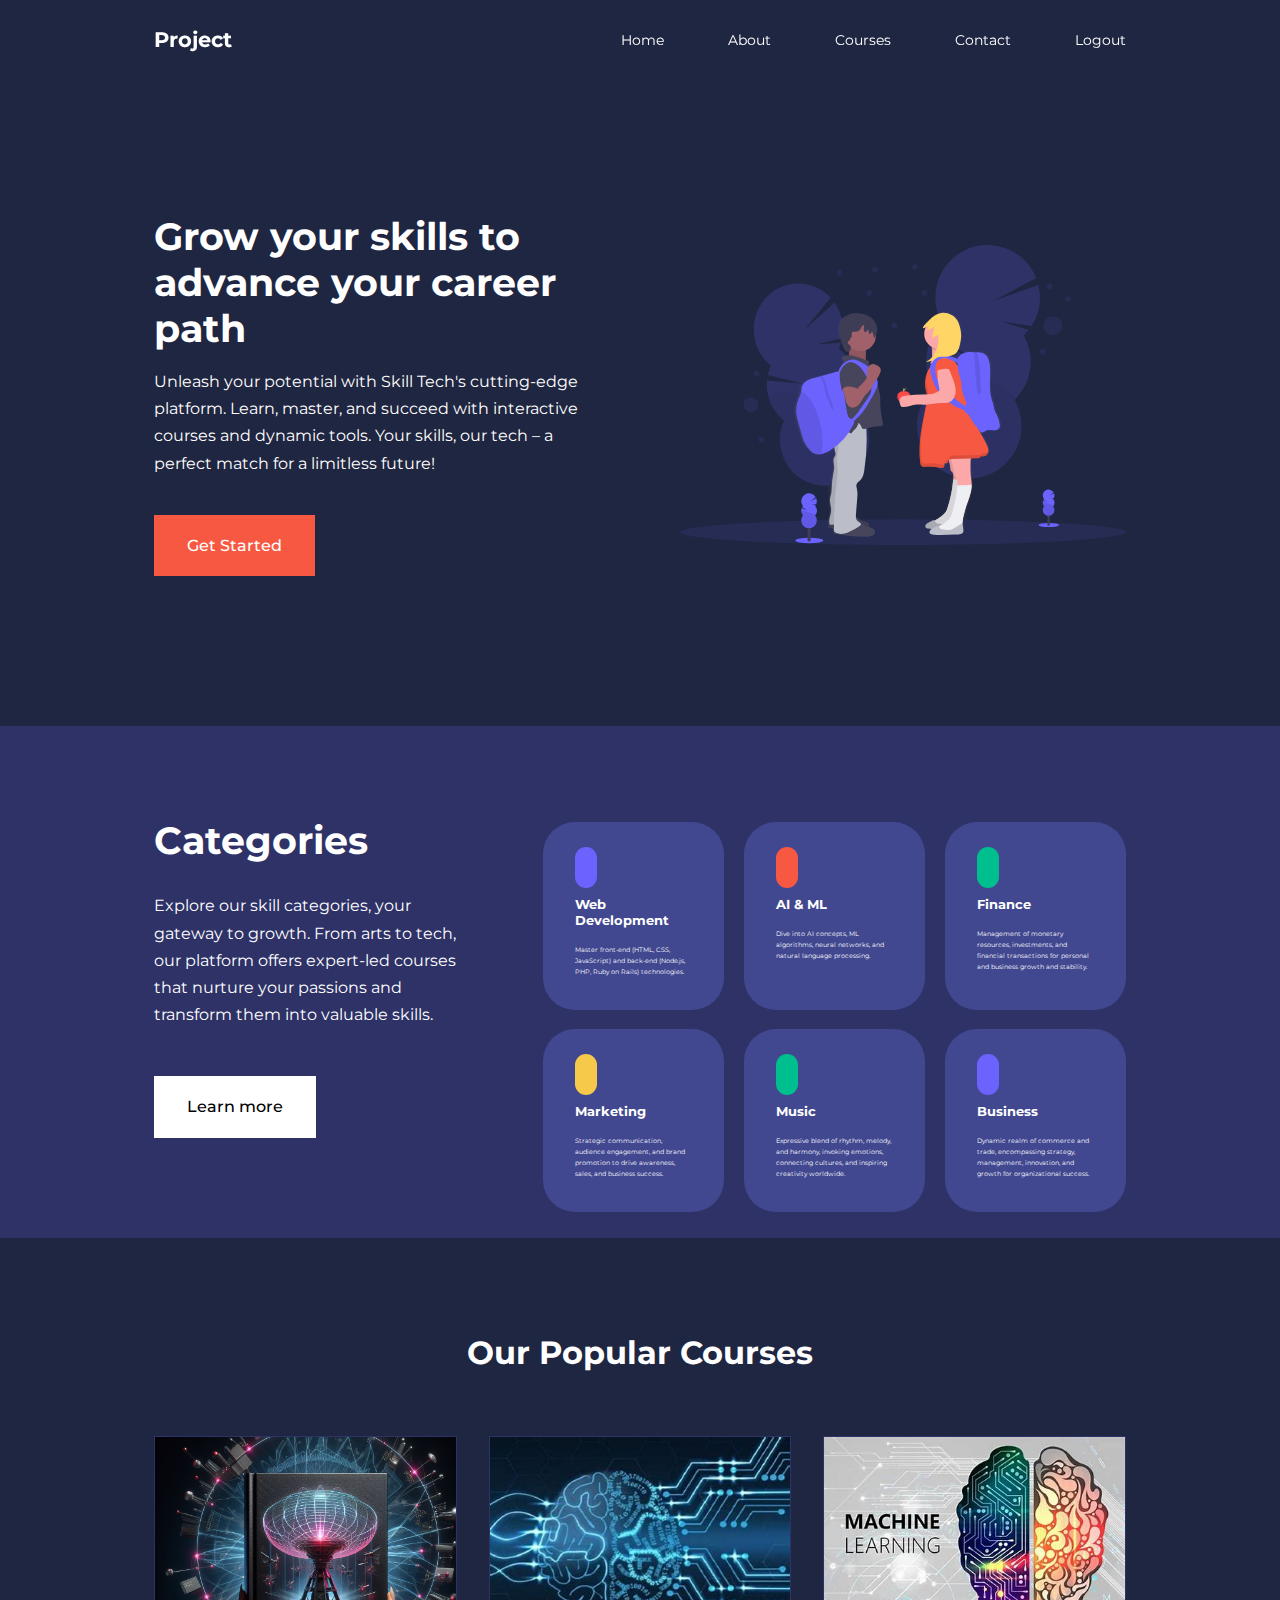
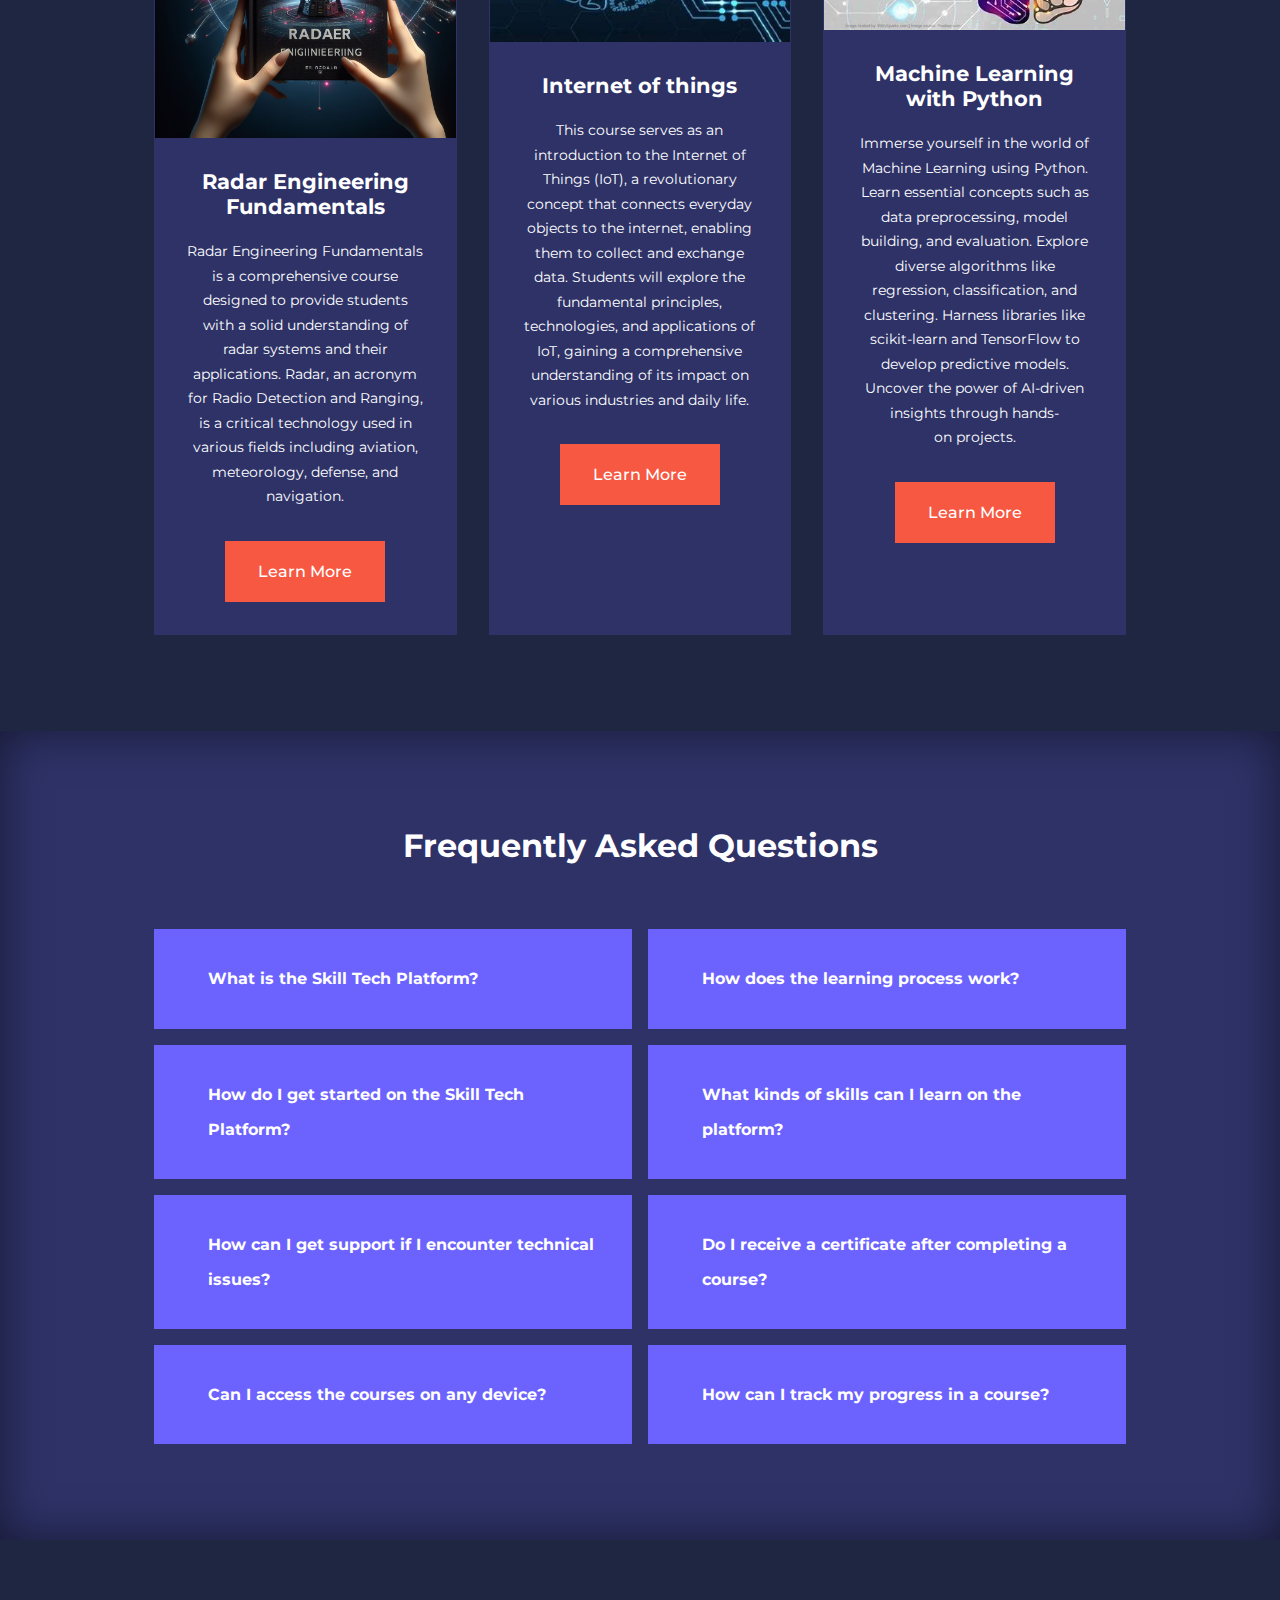
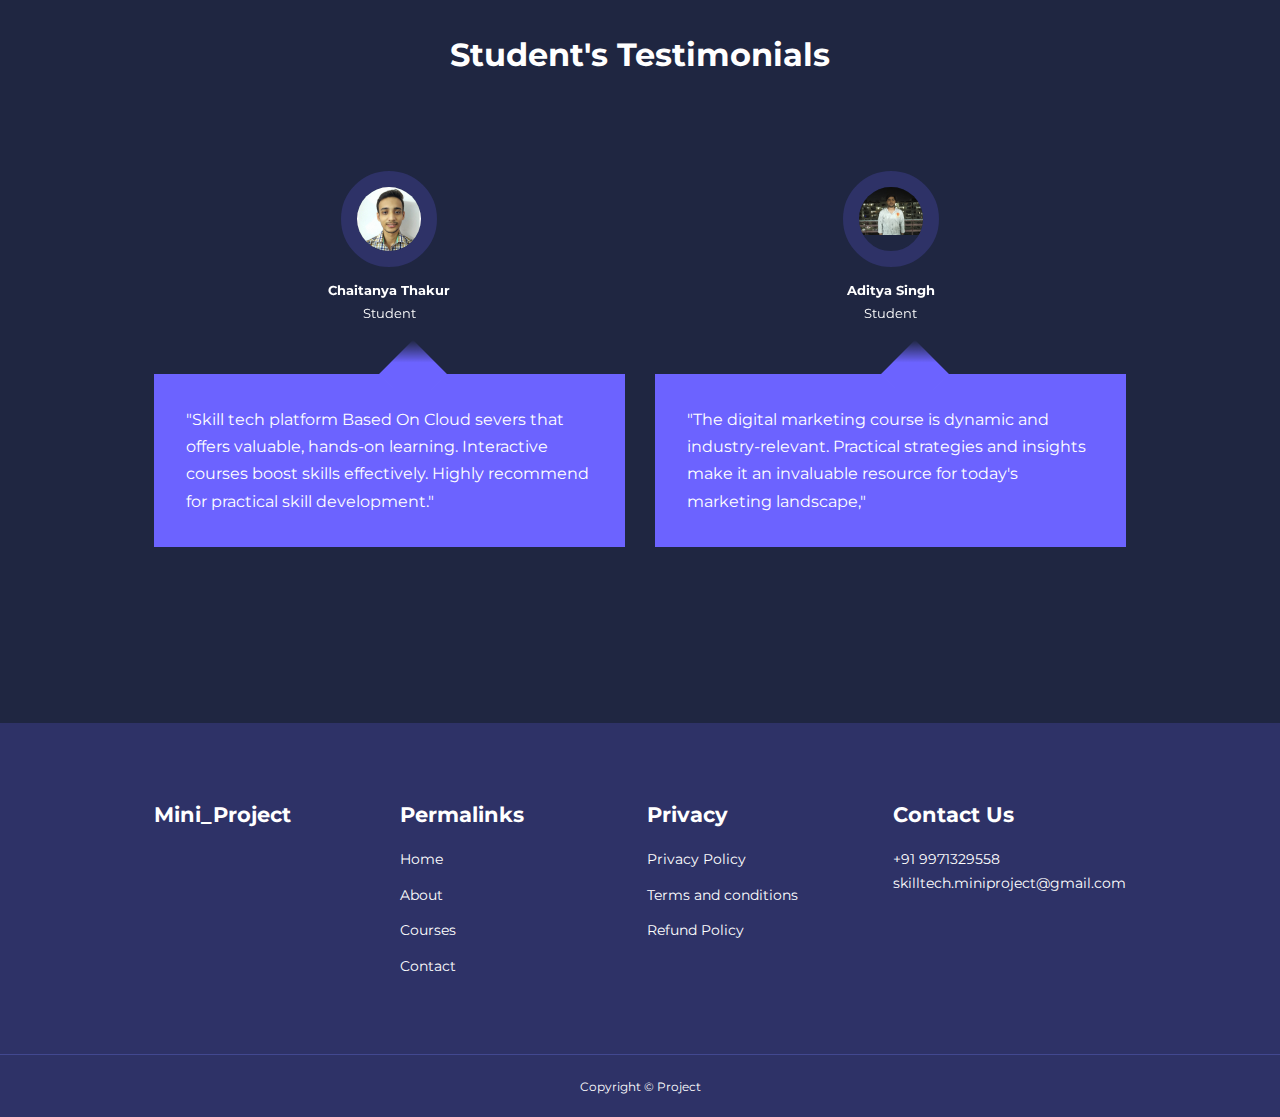
<file: index1.html>
<!DOCTYPE html>
<html lang="en">
  <head>
    <meta charset="UTF-8" />
    <meta name="viewport" content="width=device-width, initial-scale=1.0" />
    <title>wbproject</title>

    <link
      rel="stylesheet"
      href="https://unicons.iconscout.com/release/v2.1.6/css/unicons.css"
    />

    <!-- Googlr fonts (Montserrat)-->
    <link rel="preconnect" href="https://fonts.googleapis.com" />
    <link rel="preconnect" href="https://fonts.gstatic.com" crossorigin />
    <link
      href="https://fonts.googleapis.com/css2?family=Montserrat:wght@300;400;500;600;700;800;900&display=swap"
      rel="stylesheet"
    />

    <!-- Swiper js -->
    <link
      rel="stylesheet"
      href="https://cdn.jsdelivr.net/npm/swiper@10/swiper-bundle.min.css"
    />

    <link rel="stylesheet" href="./CSS/style.css" />
  </head>

  <body>
    <nav>
      <div class="container nav__container">
        <a href="index1.html">
          <h4>Project</h4>
        </a>
        <ul class="nav__menu">
          <li><a href="index1.html">Home</a></li>
          <li><a href="about.html">About</a></li>
          <li><a href="courses.html">Courses</a></li>
          <li><a href="contact.html">Contact</a></li>
          <li><a href="logout.html">Logout</a></li>
        </ul>
        <button id="open-menu-btn"><i class="uil uil-bars"></i></button>
        <button id="close-menu-btn"><i class="uil uil-multiply"></i></button>
      </div>
    </nav>
    <!-- =================== end of navbar========================= -->

    <header>
      <div class="container header__container">
        <div class="header__left">
          <h1>Grow your skills to advance your career path</h1>
          <p>
            Unleash your potential with Skill Tech's cutting-edge platform.
            Learn, master, and succeed with interactive courses and dynamic
            tools. Your skills, our tech – a perfect match for a
            limitless future!
          </p>
          <a href="courses.html" class="btn btn-primary">Get Started</a>
        </div>

        <div class="header__right">
          <div class="header__right-image">
            <img src="./image/header.svg" />
          </div>
        </div>
      </div>
    </header>
    <!-- =================== end of header========================= -->

    <section class="categories">
      <div class="container categories__container">
        <div class="categories__left">
          <h1>Categories</h1>
          <p>
            Explore our skill categories, your gateway to growth. From arts to
            tech, our platform offers expert-led courses that nurture your
            passions and transform them into valuable skills.
          </p>
          <a href="courses.html" class="btn">Learn more</a>
        </div>
        <div class="categories__right">
          <article class="category">
            <span class="category__icon"><i class="uil uil-browser"></i></span>
            <h5>Web Development</h5>
            <p>
              Master front-end (HTML, CSS, JavaScript) and back-end (Node.js,
              PHP, Ruby on Rails) technologies.
            </p>
          </article>

          <article class="category">
            <span class="category__icon"><i class="uil uil-robot"></i></span>
            <h5>AI & ML</h5>
            <p>
              Dive into AI concepts, ML algorithms, neural networks, and natural
              language processing.
            </p>
          </article>

          <article class="category">
            <span class="category__icon"
              ><i class="uil uil-usd-circle"></i
            ></span>
            <h5>Finance</h5>
            <p>
              Management of monetary resources, investments, and financial
              transactions for personal and business growth and stability.
            </p>
          </article>

          <article class="category">
            <span class="category__icon"
              ><i class="uil uil-megaphone"></i
            ></span>
            <h5>Marketing</h5>
            <p>
              Strategic communication, audience engagement, and brand promotion
              to drive awareness, sales, and business success.
            </p>
          </article>

          <article class="category">
            <span class="category__icon"><i class="uil uil-music"></i></span>
            <h5>Music</h5>
            <p>
              Expressive blend of rhythm, melody, and harmony, invoking
              emotions, connecting cultures, and inspiring creativity worldwide.
            </p>
          </article>

          <article class="category">
            <span class="category__icon"
              ><i class="uil uil-puzzle-piece"></i
            ></span>
            <h5>Business</h5>
            <p>
              Dynamic realm of commerce and trade, encompassing strategy,
              management, innovation, and growth for organizational success.
            </p>
          </article>
        </div>
      </div>
    </section>

    <!-- =================== end of categories ========================= -->

    <section class="classes">
      <h2>Our Popular Courses</h2>
      <div class="container courses__container">
        <article class="course">
          <div class="course__image">
            <img src="./image/_f3c94ae8-bb93-4dca-90d4-580622fea9c4.jpeg" />
          </div>
          <div class="course__info">
            <h4>Radar Engineering Fundamentals</h4>
            <p>
              Radar Engineering Fundamentals is a comprehensive course designed to provide students with a solid understanding of radar systems and their applications. Radar, an acronym for Radio Detection and Ranging, is a critical technology used in various fields including aviation, meteorology, defense, and navigation.
            </p>
            <a href="courses.html" class="btn btn-primary">Learn More</a>
          </div>
        </article>

        <article class="course">
          <div class="course__image">
            <img src="./image/AI.jfif" />
          </div>
          <div class="course__info">
            <h4>Internet of things</h4>
            <p>
              This course serves as an introduction to the Internet of Things (IoT), a revolutionary concept that connects everyday objects to the internet, enabling them to collect and exchange data. Students will explore the fundamental principles, technologies, and applications of IoT, gaining a comprehensive understanding of its impact on various industries and daily life.
            </p>
            <a href="courses.html" class="btn btn-primary">Learn More</a>
          </div>
        </article>

        <article class="course">
          <div class="course__image">
            <img src="./image/ml.jfif" />
          </div>
          <div class="course__info">
            <h4>Machine Learning with Python</h4>
            <p>
              Immerse yourself in the world of Machine Learning using Python.
              Learn essential concepts such as data preprocessing, model
              building, and evaluation. Explore diverse algorithms like
              regression, classification, and clustering. Harness libraries like
              scikit-learn and TensorFlow to develop predictive models. Uncover
              the power of AI-driven insights through hands-on projects.
            </p>
            <a href="courses.html" class="btn btn-primary">Learn More</a>
          </div>
        </article>
      </div>
    </section>

    <!-- =================== end of courses ========================= -->

    <section class="faqs">
      <h2>Frequently Asked Questions</h2>
      <div class="container faqs__container">
        <artical class="faq">
          <div class="faq__icon"><i class="uil uil-plus"></i></div>
          <div class="qus__ans">
            <h4>What is the Skill Tech Platform?</h4>
            <p>
              The Skill Tech Platform is an innovative online learning platform
              that offers a diverse range of skill-focused courses to help you
              acquire, enhance, and master various skills.
            </p>
          </div>
        </artical>

        <artical class="faq">
          <div class="faq__icon"><i class="uil uil-plus"></i></div>
          <div class="qus__ans">
            <h4>How does the learning process work?</h4>
            <p>
              Once you enroll in a course, you'll gain access to a range of
              learning materials, including videos, quizzes, assignments, and
              interactive exercises. You can learn at your own pace, track your
              progress, and engage with instructors and fellow learners.
            </p>
          </div>
        </artical>

        <artical class="faq">
          <div class="faq__icon"><i class="uil uil-plus"></i></div>
          <div class="qus__ans">
            <h4>How do I get started on the Skill Tech Platform?</h4>
            <p>
              Getting started is simple. Visit our website, create an account,
              browse our skill categories, choose a course that interests you,
              and enroll to begin your learning journey.
            </p>
          </div>
        </artical>

        <artical class="faq">
          <div class="faq__icon"><i class="uil uil-plus"></i></div>
          <div class="qus__ans">
            <h4>What kinds of skills can I learn on the platform?</h4>
            <p>
              The platform covers a wide spectrum of skills, from creative
              disciplines like graphic design and music to technical areas like
              coding, data analysis, and more.
            </p>
          </div>
        </artical>

        <artical class="faq">
          <div class="faq__icon"><i class="uil uil-plus"></i></div>
          <div class="qus__ans">
            <h4>How can I get support if I encounter technical issues?</h4>
            <p>
              If you face technical issues, you can reach out to our support
              team through the designated contact channels on the platform.
            </p>
          </div>
        </artical>

        <artical class="faq">
          <div class="faq__icon"><i class="uil uil-plus"></i></div>
          <div class="qus__ans">
            <h4>Do I receive a certificate after completing a course?</h4>
            <p>
              Yes, upon successful completion of a course, you'll receive a
              certificate that you can showcase as evidence of your newly
              acquired skills.
            </p>
          </div>
        </artical>

        <artical class="faq">
          <div class="faq__icon"><i class="uil uil-plus"></i></div>
          <div class="qus__ans">
            <h4>Can I access the courses on any device?</h4>
            <p>
              Yes, our platform is designed to be accessible on various devices,
              including computers, tablets, and smartphones. Learn on the go
              without any limitations.
            </p>
          </div>
        </artical>

        <artical class="faq">
          <div class="faq__icon"><i class="uil uil-plus"></i></div>
          <div class="qus__ans">
            <h4>How can I track my progress in a course?</h4>
            <p>
              Each course comes with a dashboard that allows you to monitor your
              progress. You can view completed lessons, track quiz scores, and
              see how far you've come in the course.
            </p>
          </div>
        </artical>
      </div>
    </section>

    <!-- =================== end of FQAs ========================= -->

    <section class="container testimonials__Container mySwiper">
      <h2>Student's Testimonials</h2>
      <div class="swiper-wrapper">
        <artical class="testimonial swiper-slide">
          <div class="avatar">
            <img src="./image/chaitanya.jpg" />
          </div>
          <div class="testimonial__info">
            <h5>Chaitanya Thakur</h5>
            <small>Student</small>
          </div>
          <div class="testimonial__body">
            <p>
              "Skill tech platform Based On Cloud severs that offers valuable, hands-on learning.
              Interactive courses boost skills effectively. Highly recommend for
              practical skill development."
            </p>
          </div>
        </artical>
        <artical class="testimonial swiper-slide">
          <div class="avatar">
            <img src="./image/aditya singh.jpg" />
          </div>
          <div class="testimonial__info">
            <h5>Aditya Singh</h5>
            <small>Student</small>
          </div>
          <div class="testimonial__body">
            <p>
              "The digital marketing course is dynamic and industry-relevant.
              Practical strategies and insights make it an invaluable resource
              for today's marketing landscape,"
            </p>
      </div>
      <div class="swiper-pagination"></div>
    </section>

    <!-- =================== end of Testimonials ========================= -->

    <footer>
      <div class="container footer__container">
        <div class="footer__1">
          <a href="index1.html" class="footer__logo"><h4>Mini_Project</h4></a>
        </div>

        <div class="footer__2">
          <h4>Permalinks</h4>
          <ul>
            <li><a href="index1.html">Home</a></li>
            <li><a href="about.html">About</a></li>
            <li><a href="courses.html">Courses</a></li>
            <li><a href="contact.html">Contact</a></li>
          </ul>
        </div>

        <div class="footer__3">
          <h4>Privacy</h4>
          <ul class="privacy">
            <li><a href="#">Privacy Policy</a></li>
            <li><a href="#">Terms and conditions</a></li>
            <li><a href="#">Refund Policy</a></li>
          </ul>
        </div>

        <div class="footer__4">
          <h4>Contact Us</h4>
          <div>
            <p>+91 9971329558</p>
            <p>skilltech.miniproject@gmail.com</p>
          </div>

          <ul class="footer__socials">
            <li>
              <a href="#"><i class="uil uil-facebook-f"></i></a>
            </li>
            <li>
              <a href="#"><i class="uil uil-instagram-alt"></i></a>
            </li>
            <li>
              <a href="#"><i class="uil uil-twitter"></i></a>
            </li>
            <li>
              <a href="#"><i class="uil uil-linkedin-alt"></i></a>
            </li>
          </ul>
        </div>
      </div>
      <div class="footer__copyright">
        <small>Copyright &copy; Project</small>
      </div>
    </footer>

    <script src="https://cdn.jsdelivr.net/npm/swiper@10/swiper-bundle.min.js"></script>
    <script src="./main.js"></script>

    <script>
      var swiper = new Swiper(".mySwiper", {
        slidesPerView: 1,
        spaceBetween: 30,
        pagination: {
          el: ".swiper-pagination",
          clickable: true,
        },
        // when window width is >= 600px
        breakpoints: {
          700: {
            slidesPerView: 2,
          },
        },
      });
    </script>
  </body>
</html>
</file>
<file: CSS/style.css>
* {
  margin: 0;
  padding: 0;
  border: 0;
  outline: 0;
  text-decoration: none;
  list-style: none;
  box-sizing: border-box;
}

:root {
  --color-primary: #6c63ff;
  --color-success: #00bf8e;
  --color-warning: #f7c94b;
  --color-danger: #f75842;
  --color-danger-variant: rgba(247, 88, 66, 0.4);
  --color-white: #fff;

  --color-light: rgba(255, 255, 255, 0.7);
  --color-black: #000;
  --color-bg: #1f2641;
  --color-bg1: #2e3267;
  --color-bg2: #424890;

  --container-width-1g: 76%;
  --container-width-md: 90%;
  --container-width-sm: 94%;

  --transition: all 400ms ease;
}

body {
  font-family: "Montserrat", sans-serif;
  line-height: 1.7;
  color: var(--color-white);
  background-color: var(--color-bg);
}

.container {
  width: var(--container-width-1g);
  margin: 0 auto;
}

section {
  padding: 6rem 0;
}

section h2 {
  text-align: center;
  margin-bottom: 4rem;
}

h1,
h2,
h3,
h4,
h5 {
  line-height: 1.2;
}

h1 {
  font-size: 2.4rem;
}

h2 {
  font-size: 2rem;
}

h3 {
  font-size: 1.6rem;
}

h4 {
  font-size: 1.3rem;
}

a {
  color: var(--color-white);
}

img {
  width: 100%;
  display: block;
  object-fit: cover;
}

.btn {
  display: inline-block;
  background: var(--color-white);
  color: var(--color-black);
  padding: 1rem 2rem;
  border: 1px solid transparent;
  font-weight: 500;
  transition: var(--transition);
}

.btn:hover {
  background: transparent;
  color: var(--color-white);
  border-color: var(--color-white);
}

.btn-primary {
  background: var(--color-danger);
  color: var(--color-white);
}

/*==================================== NAVBAR ===================================*/

nav {
  background: transparent;
  width: 100vw;
  height: 5rem;
  position: fixed;
  top: 0;
  z-index: 11;
}

.window-scroll {
  background: var(--color-primary);
  box-shadow: 0 1rem 2rem rgba(0, 0, 0, 0.2);
}

.nav__container {
  height: 100%;
  display: flex;
  justify-content: space-between;
  align-items: center;
}

nav button {
  display: none;
}

.nav__menu {
  display: flex;
  align-items: center;
  gap: 4rem;
}

.nav__menu a {
  font-size: 0.9rem;
  transition: var(--transition);
}

.nav__menu a:hover {
  color: var(--color-bg2);
}

/*==================================== Header ===================================*/

header {
  position: relative;
  top: 5rem;
  overflow: hidden;
  height: 70vh;
  margin-bottom: 6rem;
}

.header__container {
  display: grid;
  grid-template-columns: 1fr 1fr;
  align-items: center;
  gap: 5rem;
  height: 100%;
}

.header__left p {
  margin: 1rem 0 2.4rem;
}

/*==================================== Categories ===================================*/

.categories {
  background: var(--color-bg1);
  height: 32rem;
}

.categories h1 {
  line-height: 1;
  margin-bottom: 2rem;
}

.categories__container {
  display: grid;
  grid-template-columns: 40% 60%;
}

.categories__left {
  margin-right: 4rem;
}

.categories__left p {
  margin: 1rem 0 3rem;
}

.categories__right {
  display: grid;
  grid-template-columns: repeat(3, 1fr);
  gap: 1.2rem;
}

.category {
  background: var(--color-bg2);
  padding: 2rem;
  border-radius: 2rem;
  transition: var(--transition);
}

.category:hover {
  box-shadow: 0 3rem 3rem rgba(0, 0, 0, 0.3);
  z-index: 1;
}

.category:nth-child(2) .category__icon {
  background: var(--color-danger);
}

.category:nth-child(3) .category__icon {
  background: var(--color-success);
}

.category:nth-child(4) .category__icon {
  background: var(--color-warning);
}

.category:nth-child(5) .category__icon {
  background: var(--color-success);
}

.category__icon {
  background: var(--color-primary);
  padding: 0.7rem;
  border-radius: 0.9rem;
}

.category h5 {
  margin: 1rem 0 1rem;
}

.category p {
  font-size: 0.4rem;
}

/*==================================== Popular Courses ===================================*/

.courses {
  margin-top: 10rem;
}

.courses__container {
  display: grid;
  grid-template-columns: repeat(3, 1fr);
  gap: 2rem;
}

.course {
  background: var(--color-bg1);
  text-align: center;
  border: 1px solid transparent;
  transition: var(--transition);
}

.course:hover {
  background: transparent;
  border-color: var(--color-primary);
}

.course__info {
  padding: 2rem;
}

.course__info p {
  margin: 1.2rem 0 2rem;
  font-size: 0.9rem;
}

/* =================== FQAs ========================= */

.faqs {
  background: var(--color-bg1);
  box-shadow: inset 0 0 3rem rgba(0, 0, 0, 0.5);
}

.faqs__container {
  display: grid;
  grid-template-columns: 1fr 1fr;
  gap: 1rem;
}

.faq {
  padding: 2rem;
  display: flex;
  align-items: center;
  gap: 1.4rem;
  height: auto;
  background: var(--color-primary);
  cursor: pointer;
}

.faq h4 {
  font-size: 1rem;
  line-height: 2.2;
}

.faq__icon {
  align-self: flex-start;
  font-size: 1.2rem;
}

.faq p {
  margin-top: 0.8rem;
  display: none;
}

.faq.open p {
  display: block;
}

/* =================== Testimonials ========================= */

.testimonials__Container {
  overflow-x: hidden;
  position: relative;
  margin-bottom: 5rem;
}

.testimonial {
  padding-top: 2rem;
}

.avatar {
  width: 6rem;
  height: 6rem;
  border-radius: 50%;
  overflow: hidden;
  margin: 0 auto 1rem;
  border: 1rem solid var(--color-bg1);
}

.testimonial__info {
  text-align: center;
}

.testimonial__body {
  background: var(--color-primary);
  padding: 2rem;
  margin-top: 3rem;
  position: relative;
}

.testimonial__body::before {
  content: "";
  display: block;
  background: linear-gradient(
    135deg,
    transparent,
    var(--color-primary),
    var(--color-primary),
    var(--color-primary)
  );
  width: 3rem;
  height: 3rem;
  position: absolute;
  left: 50%;
  top: -1.5rem;
  transform: rotate(45deg);
}

/* =================== Footers ========================= */

footer {
  background: var(--color-bg1);
  padding-top: 5rem;
  font-size: 0.9rem;
}

.footer__container {
  display: grid;
  grid-template-columns: repeat(4, 1fr);
  gap: 5rem;
}

.footer__container > div h4 {
  margin-bottom: 1.2rem;
}

.footer__1 p {
  margin: 0 0 2rem;
}

footer ul li {
  margin-bottom: 0.7rem;
}

footer ul li a:hover {
  text-decoration: underline;
}

.footer__socials {
  display: flex;
  gap: 1rem;
  font-size: 1.2rem;
  margin-top: 2rem;
}

.footer__copyright {
  text-align: center;
  margin-top: 4rem;
  padding: 1.2rem 0;
  border-top: 1px solid var(--color-bg2);
}

/* =================== Media Queries (Tablets) ========================= */

@media screen and (max-width: 1024px) {
  .container {
    width: var(--container-width-md);
  }

  h1 {
    font-size: 2.2rem;
  }

  h2 {
    font-size: 1.7rem;
  }

  h3 {
    font-size: 1.4rem;
  }

  h3 {
    font-size: 1.2rem;
  }

  /* ====================== Navabar ======================== */
  nav button {
    display: inline-block;
    background: transparent;
    font-size: 1.8rem;
    color: var(--color-white);
    cursor: pointer;
  }

  nav button#close-menu-btn {
    display: none;
  }

  .nav__menu {
    position: fixed;
    top: 5rem;
    right: 5%;
    height: fit-content;
    width: 18rem;
    flex-direction: column;
    gap: 0;
    display: none;
  }

  .nav__menu li {
    width: 100%;
    height: 5.8rem;
    animation: animateNavItems 400ms linear forwards;
    transform-origin: top right;
    opacity: 0;
  }

  .nav__menu li:nth-child(2) {
    animation-delay: 200ms;
  }

  .nav__menu li:nth-child(3) {
    animation-delay: 400ms;
  }

  .nav__menu li:nth-child(4) {
    animation-delay: 600ms;
  }

  @keyframes animateNavItems {
    0% {
      transform: rotateZ(-90deg) rotateX(90deg) scale(0.1);
    }
    100% {
      transform: rotateZ(0) rotateX(0) scale(1);
      opacity: 1;
    }
  }

  .nav__menu li a {
    background: var(--color-primary);
    box-shadow: -4rem 6rem 10rem rgba(0, 0, 0, 0.6);
    width: 100%;
    height: 100%;
    display: grid;
    place-items: center;
  }

  .nav__menu li a:hover {
    background: var(--color-bg2);
    color: var(--color-white);
  }

  /* ====================== Header ======================== */

  .header {
    height: 52vh;
    margin-bottom: 4rem;
  }

  .header__container {
    gap: 0;
    padding-bottom: 3rem;
  }

  /* ====================== Categories ======================== */

  .categories {
    height: auto;
  }

  .categories__container {
    grid-template-columns: 1fr;
    gap: 3rem;
  }

  .categories__left {
    margin-right: 0;
  }

  /* ====================== Popular courses ======================== */

  .course {
    margin-top: 0;
  }

  .courses__container {
    grid-template-columns: 1fr 1fr;
  }

  /* ====================== FQAs ======================== */

  .faqs__container {
    grid-template-columns: 1fr;
  }

  .faq {
    padding: 1.5rem;
  }

  /* ====================== Navabar ======================== */

  .footer__container {
    grid-template-columns: 1fr 1fr;
  }
}

/* ====================== Media Queries (Phone) ======================== */

@media screen and (max-width: 600px) {
  .container {
    width: var(--container-width-sm);
  }

  /* ====================== Navabar ======================== */

  .nav__menu {
    right: 3%;
  }

  /* ====================== Header ======================== */

  header {
    height: 100vh;
  }

  .header__container {
    grid-template-columns: 1fr;
    text-align: center;
    margin-top: 0;
  }

  .header__left p {
    margin-bottom: 1.3rem;
  }

  /* ====================== Categories ======================== */

  .categories__right {
    grid-template-columns: 1fr 1fr;
    gap: 0.7rem;
  }

  .categories {
    padding: 1rem;
    border-radius: 1rem;
  }

  .category__icon {
    margin-top: 4px;
    display: inline-block;
  }

  /* ====================== Popular Courses ======================== */

  .courses__container {
    grid-template-columns: 1fr;
  }

  /* ====================== Testimonials ======================== */

  .footer__container {
    grid-template-columns: 1fr;
    text-align: center;
    gap: 2rem;
  }

  .footer__1 p{
    margin: 1rem auto;
  }

  .footer__socials {
    justify-content: center;
  }
  

}
</file>
<file: CSS/about.css>
/* ====================== Navabar ======================== */

.about__achievements {
    margin-top: 3rem;
  }
  
  .about__achievements-container {
    display: grid;
    grid-template-columns: 40% 60%;
    gap: 5rem;
  }
  
  .about__achievements-right > p {
    margin: 1.6rem 0 2.5rem;
  }
  
  .achievements__cards {
    display: grid;
    grid-template-columns: repeat(3, 1fr);
    gap: 1.5rem;
  }
  
  .achievement__card {
    background: var(--color-bg1);
    padding: 1.6rem;
    border-radius: 1rem;
    text-align: center;
    transition: var(--transition);
  }
  
  .achievement__card:hover {
    background: var(--color-bg2);
    box-shadow: 0 3rem 3rem rgba(0, 0, 0, 0.3);
  }
  
  .achievement__icon {
    background: var(--color-danger);
    padding: 0.6rem;
    border-radius: 1rem;
    display: inline-block;
    margin-bottom: 2rem;
    font-size: 2rem;
  }
  
  .achievement__card:nth-child(2) .achievement__icon {
    background: var(--color-success);
  }
  
  .achievement__card:nth-child(3) .achievement__icon {
    background: var(--color-primary);
  }
  
  .achievement__card p {
    margin-top: 1rem;
  }
  
  /* ====================== Team ======================== */
  .team {
    background: var(--color-bg1);
    box-shadow: inset 0 0 3rem rgba(0, 0, 0, 0.5);
  }
  
  .team__container {
    display: grid;
    grid-template-columns: repeat(3, 1fr);
    gap: 2rem;
  }
  
  .team__member {
    background: var(--color-bg2);
    padding: 2rem;
    border: 1px solid transparent;
    border-radius: 1rem;
    transition: var(--transition);
    position: relative;
    overflow: hidden;
  }
  
  .team__member:hover {
    background: transparent;
    border-color: var(--color-primary);
  }
  
  .team__member-image img {
    filter: saturate(0);
  }
  
  .team__member-image:hover img {
    filter: saturate(1);
  }
  
  .team__member-info * {
    text-align: center;
    margin-top: 1.4rem;
  }
  
  .team__member-info p {
    color: var(--color-light);
  }
  
  .team__member-socials {
    position: absolute;
    top: 50%;
    transform: translateY(-50%);
    right: -100%;
    display: flex;
    flex-direction: column;
    background: var(--color-primary);
    border-radius: 1rem 0 0 1rem;
    box-shadow: -2rem 0 2rem rgba(0, 0, 0, 0.3);
    transition: var(--transition);
  }
  
  .team__member:hover .team__member-socials {
    right: 0;
  }
  
  .team__member-socials a {
    padding: 1rem;
  }
  
  /* ====================== Media Queries (Tablets) ======================== */
  
  @media screen and (max-width: 1024px) {
    .about__achievements {
      margin-top: 2rem;
    }
  
    .about__achievements-container {
      grid-template-columns: 1fr;
      gap: 4rem;
    }
  
    .about__achievements-left {
      width: 80%;
      margin: 0 auto;
    }
  
    .team__container {
      grid-template-columns: repeat(3, 1fr);
      gap: 1.5rem;
    }
  
    .team__member {
      padding: 1rem;
    }
  }
  
  /* ====================== Media Queries (Tablets) ======================== */
  
  @media screen and (max-width: 600px) {
    .achievements__cards {
      grid-template-columns: 1fr 1fr;
      gap: 0.7rem;
    }
  
    .team__container {
      grid-template-columns: 1fr 1fr;
      gap: 0.7rem;
    }
  
    .team__member {
      padding: 0;
    }
  
    .team__member p {
      margin-bottom: 1.5rem;
    }
  }
</file>
<file: CSS/contact.css>
.contact__container {
    background: var(--color-bg1);
    padding: 4rem;
    display: grid;
    grid-template-columns: 50% 50%;
    gap: 4rem;
    height: 30rem;
    margin: 7rem auto;
    border-radius: 1rem;
  }
  
  /* ==================Aside===========================*/
  .contact__aside {
    background: var(--color-primary);
    padding: 3rem;
    border-radius: 1rem;
    position: relative;
    bottom: 10rem;
  }
  
  .aside_image {
    width: 12rem;
    margin-bottom: 2rem;
  }
  
  .contact__aside h2 {
    text-align: left;
    margin-bottom: 1rem;
  }
  
  .contact__aside p {
    font-size: 0.9rem;
    margin-bottom: 2rem;
  }
  
  .contact_details li {
    display: flex;
    gap: 1rem;
    align-items: center;
    margin-bottom: 1rem;
  }
  
  .contact__socials {
    display: flex;
    gap: 0.8rem;
    margin-top: 3rem;
  }
  
  .contact__socials a {
    background: var (--color-bg2);
    padding: 0.5rem;
    border-radius: 50%;
    font-size: 0.9rem;
    transition: var(--transition);
  }
  
  .contact_socials a:hover {
    background: transparent;
  }
  
  /* ==================form===========================*/
  .contact__form {
    display: flex;
    flex-direction: column;
    gap: 1.2rem;
    margin-right: 4rem;
  }
  
  .form__name {
    display: flex;
    gap: 1.2rem;
  }
  
  .contact__form input[type="text"] {
    width: 50%;
  }
  
  input, textarea {
    width: 100%;
    padding: 1rem;
    background: var(--color-bg);
    color: var(--color-white);
  }
  
  .contact__form .btn {
    width: max-content;
    margin-top: 1rem;
    cursor: pointer;
  }
  
  /*==================MEDIA QUERIES (tablets)====================*/
  
  @media screen and (max-width: 1024px) {
    /* .contact {
      padding-bottom: 0;
    } */
  
    .contact__container {
      gap: 1.5rem;
      margin-top: 3rem;
      height: auto;
      padding: 1.5rem;
    }
  
    .contact__aside {
      width: auto;
      padding: 1.5rem;
      bottom: 0;
    }
  
    .contact__form {
      align-self: center;
      margin-right: 1.5rem;
    }
  }
  
  /*==================MEDIA QUERIES (PHONES)====================*/
  
  @media screen and (max-width: 600px) {
    .contact__container {
      grid-template-columns: 1fr;
      gap: 3rem;
      margin-top: 0;
      padding: 0;
    }
  
    .contact__form {
      margin: 0 1.5rem 3rem;
    }
  
    .form__name {
      flex-direction: column;
    }
  
    .form__name input[type="text"] {
      width: 100%;
    }
  }
  
  /*======================================================================================*/
  /*index.html           about.html            contact.html       courses.html */
  /* <style>
      body {
          background-image: url("./images/bg-texture.png");
      }
  </style> */
</file>
